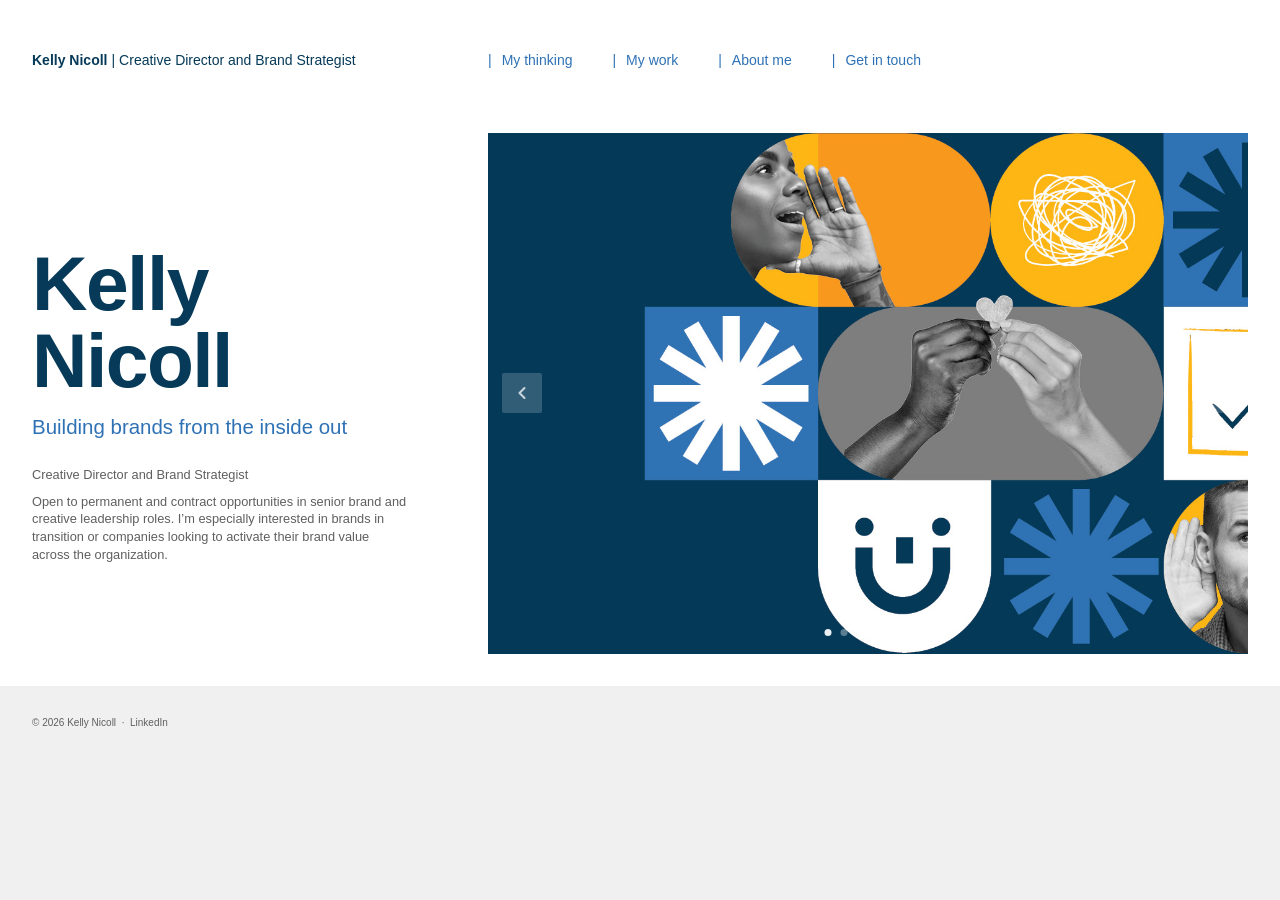
<file: index.html>
<!DOCTYPE html>
<html lang="en">
<head>
    <meta charset="UTF-8">
    <meta name="viewport" content="width=device-width, initial-scale=1.0">
    <meta name="description" content="Kelly Nicoll — Creative Director and Brand Strategist. Portfolio of brand strategy, creative direction and experience leadership work.">
    <meta property="og:title" content="Kelly Nicoll — Creative Director and Brand Strategist">
    <meta property="og:description" content="Portfolio of brand strategy, creative direction and experience leadership work.">
    <meta property="og:type" content="website">
    <meta property="og:image" content="https://www.kellynicoll.ca/assets/sharing/kcn-portfolio-sharing.jpg">
    <meta property="og:image:width" content="1200">
    <meta property="og:image:height" content="630">
    <meta name="twitter:card" content="summary_large_image">
    <meta name="twitter:image" content="https://www.kellynicoll.ca/assets/sharing/kcn-portfolio-sharing.jpg">
    <meta property="og:url" content="https://kellynicoll.ca">
    <title>Kelly Nicoll | Creative Director and Brand Strategist</title>
    <link rel="icon" type="image/svg+xml" href="assets/icons/favicon.svg">
    <link rel="stylesheet" href="css/styles.css?v=37">
</head>
<body>

    <a href="#main-content" class="skip-link">Skip to main content</a>

    <nav class="site-nav" aria-label="Main navigation">
        <a href="/" class="nav-identity" aria-label="Kelly Nicoll — home" aria-current="page">
            <span class="nav-name">Kelly Nicoll</span><span class="nav-sep" aria-hidden="true"> | </span><span class="nav-descriptor">Creative Director and Brand Strategist</span>
        </a>
        <button type="button" class="nav-toggle" aria-expanded="false" aria-controls="navLinks" aria-label="Open navigation menu">
            <svg class="icon-menu" aria-hidden="true" focusable="false" viewBox="0 0 24 24" width="22" height="22">
                <line x1="3" y1="6"  x2="21" y2="6"  stroke="currentColor" stroke-width="2" stroke-linecap="round"/>
                <line x1="3" y1="12" x2="21" y2="12" stroke="currentColor" stroke-width="2" stroke-linecap="round"/>
                <line x1="3" y1="18" x2="21" y2="18" stroke="currentColor" stroke-width="2" stroke-linecap="round"/>
            </svg>
            <svg class="icon-close" aria-hidden="true" focusable="false" viewBox="0 0 24 24" width="22" height="22">
                <line x1="4" y1="4"  x2="20" y2="20" stroke="currentColor" stroke-width="2" stroke-linecap="round"/>
                <line x1="20" y1="4" x2="4"  y2="20" stroke="currentColor" stroke-width="2" stroke-linecap="round"/>
            </svg>
        </button>
        <ul class="nav-links" id="navLinks" role="list">
            <li>
                <span class="nav-pipe" aria-hidden="true">|</span>
                <a href="thinking/brand-excitement.html">My thinking</a>
            </li>
            <li class="has-dropdown">
                <span class="nav-pipe" aria-hidden="true">|</span>
                <a href="#">My work</a>
                <ul class="nav-dropdown" role="list">
                    <li><a href="work/partners-conference.html">Internal Event Design &amp; Cultural Inclusion</a></li>
                    <li><a href="work/office-refresh.html">Environmental Branding</a></li>
                    <li><a href="work/trust-roadmap.html">Brand Impact Communications</a></li>
                    <li><a href="work/consumer-insights.html">Integrated Campaign</a></li>
                    <li><a href="work/camp-pwc.html">External Event &amp; Experience Design</a></li>
                </ul>
            </li>
            <li>
                <span class="nav-pipe" aria-hidden="true">|</span>
                <a href="about.html">About me</a>
            </li>
            <li>
                <span class="nav-pipe" aria-hidden="true">|</span>
                <a href="contact.html">Get in touch</a>
            </li>
        </ul>
    </nav>

    <main id="main-content">
        <section class="hero" aria-label="Introduction">

            <div class="hero-left">
                <h1 class="hero-name">Kelly<br>Nicoll</h1>
                <p class="hero-tagline">Building brands from the inside out</p>
                <div>
                    <p class="hero-title">Creative Director and Brand Strategist</p>
                    <p class="hero-availability">Open to permanent and contract opportunities in senior brand and creative leadership roles. I&#8217;m especially interested in brands in transition or companies looking to activate their brand value across the organization.</p>
                </div>
            </div>

            <div class="hero-right">
                <div class="carousel" id="carousel" role="region" aria-label="Work portfolio" aria-roledescription="carousel">

                    <div class="carousel-track" id="carouselTrack">

                        <article class="carousel-slide is-active" aria-roledescription="slide" aria-label="Slide 1 of 6: Brand Excitement">
                            <a href="thinking/brand-excitement.html" class="slide-link">
                                <img src="assets/homepage-carousel-images/kcn-portfolio-homepage-carousel-brand-excitement.jpg"
                                     alt="Brand Excitement — original thought leadership framework on building brand pride across an organisation"
                                     loading="eager">
                                <div class="slide-overlay" aria-hidden="true">
                                    <span class="slide-category">Thought Leadership</span>
                                    <h2 class="slide-title">Brand Excitement</h2>
                                    <p class="slide-role">Original framework, published April 2026</p>
                                    <p class="slide-teaser">Four inputs that turn an entire organization into brand champions—my positive and proactive approach to brand building that positions compliance as an outcome vs a method.</p>
                                </div>
                            </a>
                        </article>

                        <article class="carousel-slide" aria-hidden="true" aria-roledescription="slide" aria-label="Slide 2 of 6: Partners' Conference">
                            <a href="work/partners-conference.html" class="slide-link" tabindex="-1">
                                <img src="assets/homepage-carousel-images/kcn-portfolio-homepage-carousel-partner-conference.jpg"
                                     alt="Partners Conference — unified brand across four venues, three days and 25+ touchpoints for a 1,000-person national conference"
                                     loading="lazy">
                                <div class="slide-overlay" aria-hidden="true">
                                    <span class="slide-category">Internal Event Design &amp; Cultural Inclusion</span>
                                    <h2 class="slide-title">Partners’ Conference</h2>
                                    <p class="slide-role">Immersive 1,000 person national conference, community-led cultural engagement</p>
                                    <p class="slide-teaser">Creating a unified brand experience across four venues, three days and 25+ touchpoints—while also setting an organizational standard for authentic Indigenous partnership.</p>
                                </div>
                            </a>
                        </article>

                        <article class="carousel-slide" aria-hidden="true" aria-roledescription="slide" aria-label="Slide 3 of 6: National Office Transformation">
                            <a href="work/office-refresh.html" class="slide-link" tabindex="-1">
                                <img src="assets/homepage-carousel-images/kcn-portfolio-homepage-carousel-office-refresh.jpg"
                                     alt="Office Refresh — award-winning brand integration across three pilot offices that became the PwC Canada standard"
                                     loading="lazy">
                                <div class="slide-overlay" aria-hidden="true">
                                    <span class="slide-category">Environmental Branding</span>
                                    <h2 class="slide-title">National Office Transformation</h2>
                                    <p class="slide-role">Environmental Branding</p>
                                    <p class="slide-teaser">Keeping the brand voice clear and present across award-winning office space transformations—developing a sophisticated visual and physical brand language, as client-side lead on three pilot projects.</p>
                                </div>
                            </a>
                        </article>

                        <article class="carousel-slide" aria-hidden="true" aria-roledescription="slide" aria-label="Slide 4 of 6: Trust Roadmap">
                            <a href="work/trust-roadmap.html" class="slide-link" tabindex="-1">
                                <img src="assets/homepage-carousel-images/kcn-portfolio-homepage-carousel-trust.jpg"
                                     alt="Trust Roadmap — multi-year accountability program brought in-house with 50% faster delivery by year three"
                                     loading="lazy">
                                <div class="slide-overlay" aria-hidden="true">
                                    <span class="slide-category">Brand Impact Communications</span>
                                    <h2 class="slide-title">Trust Roadmap</h2>
                                    <p class="slide-role">Brand Impact Communications</p>
                                    <p class="slide-teaser">Delivering better brand compliance, better accessibility and 50% faster delivery by year three through creative in-sourcing—while delivering first-in-class corporate responsibility transparency and reporting.</p>
                                </div>
                            </a>
                        </article>

                        <article class="carousel-slide" aria-hidden="true" aria-roledescription="slide" aria-label="Slide 5 of 6: Consumer Insights">
                            <a href="work/consumer-insights.html" class="slide-link" tabindex="-1">
                                <img src="assets/homepage-carousel-images/kcn-portfolio-homepage-carousel-consumer-insights.jpg"
                                     alt="Consumer Insights — thought leadership campaign delivered across six channels, two languages and full accessibility compliance"
                                     loading="lazy">
                                <div class="slide-overlay" aria-hidden="true">
                                    <span class="slide-category">Integrated Campaign</span>
                                    <h2 class="slide-title">Consumer Insights</h2>
                                    <p class="slide-role">Integrated Campaign</p>
                                    <p class="slide-teaser">Taking a thought leadership campaign from brief to delivery across six channels, two languages and full accessibility compliance—earning alignment from channel specialists, subject matter experts and practice leaders at every stage.</p>
                                </div>
                            </a>
                        </article>

                        <article class="carousel-slide" aria-hidden="true" aria-roledescription="slide" aria-label="Slide 6 of 6: Camp PwC">
                            <a href="work/camp-pwc.html" class="slide-link" tabindex="-1">
                                <img src="assets/homepage-carousel-images/kcn-portfolio-homepage-carousel-camp-pwc.jpg"
                                     alt="Camp PwC — dual-brand senior executive event delivered with zero revisions from either brand team"
                                     loading="lazy">
                                <div class="slide-overlay" aria-hidden="true">
                                    <span class="slide-category">External Event &amp; Experience Design</span>
                                    <h2 class="slide-title">Camp PwC</h2>
                                    <p class="slide-role">External Event &amp; Experience Design</p>
                                    <p class="slide-teaser">Transforming a glass box event space into a nostalgic camp experience for senior executives—solo creative from concept through delivery, while meeting dual firm brand compliance standards with zero revision requests.</p>
                                </div>
                            </a>
                        </article>

                    </div><!-- /.carousel-track -->

                    <button type="button" class="carousel-btn carousel-prev" id="carouselPrev" aria-label="Previous slide">
                        <svg aria-hidden="true" focusable="false" viewBox="0 0 24 24" width="20" height="20">
                            <polyline points="15 18 9 12 15 6" stroke="currentColor" stroke-width="2.5" fill="none" stroke-linecap="round" stroke-linejoin="round"/>
                        </svg>
                    </button>
                    <button type="button" class="carousel-btn carousel-next" id="carouselNext" aria-label="Next slide">
                        <svg aria-hidden="true" focusable="false" viewBox="0 0 24 24" width="20" height="20">
                            <polyline points="9 18 15 12 9 6" stroke="currentColor" stroke-width="2.5" fill="none" stroke-linecap="round" stroke-linejoin="round"/>
                        </svg>
                    </button>

                    <div class="carousel-dots" role="tablist" aria-label="Carousel slides">
                        <button type="button" class="carousel-dot" role="tab" aria-selected="true"  aria-label="Slide 1: Brand Excitement"     data-index="0"></button>
                        <button type="button" class="carousel-dot" role="tab" aria-selected="false" aria-label="Slide 2: Partners' Conference"  data-index="1"></button>
                        <button type="button" class="carousel-dot" role="tab" aria-selected="false" aria-label="Slide 3: National Office Transformation"       data-index="2"></button>
                        <button type="button" class="carousel-dot" role="tab" aria-selected="false" aria-label="Slide 4: Trust Roadmap"        data-index="3"></button>
                        <button type="button" class="carousel-dot" role="tab" aria-selected="false" aria-label="Slide 5: Consumer Insights"    data-index="4"></button>
                        <button type="button" class="carousel-dot" role="tab" aria-selected="false" aria-label="Slide 6: Camp PwC"             data-index="5"></button>
                    </div>

                    <div class="sr-only" id="carouselLive" aria-live="polite" aria-atomic="true"></div>

                </div><!-- /.carousel -->
            </div><!-- /.hero-right -->

        </section>
    </main>

    <footer class="site-footer" role="contentinfo">
        <p>© 2026 Kelly Nicoll &nbsp;·&nbsp; <a href="https://www.linkedin.com/in/kellynicoll" target="_blank" rel="noopener noreferrer">LinkedIn</a></p>
    </footer>

    <script src="js/carousel.js?v=3"></script>
    <script src="js/nav.js?v=1"></script>
</body>
</html>
</file>
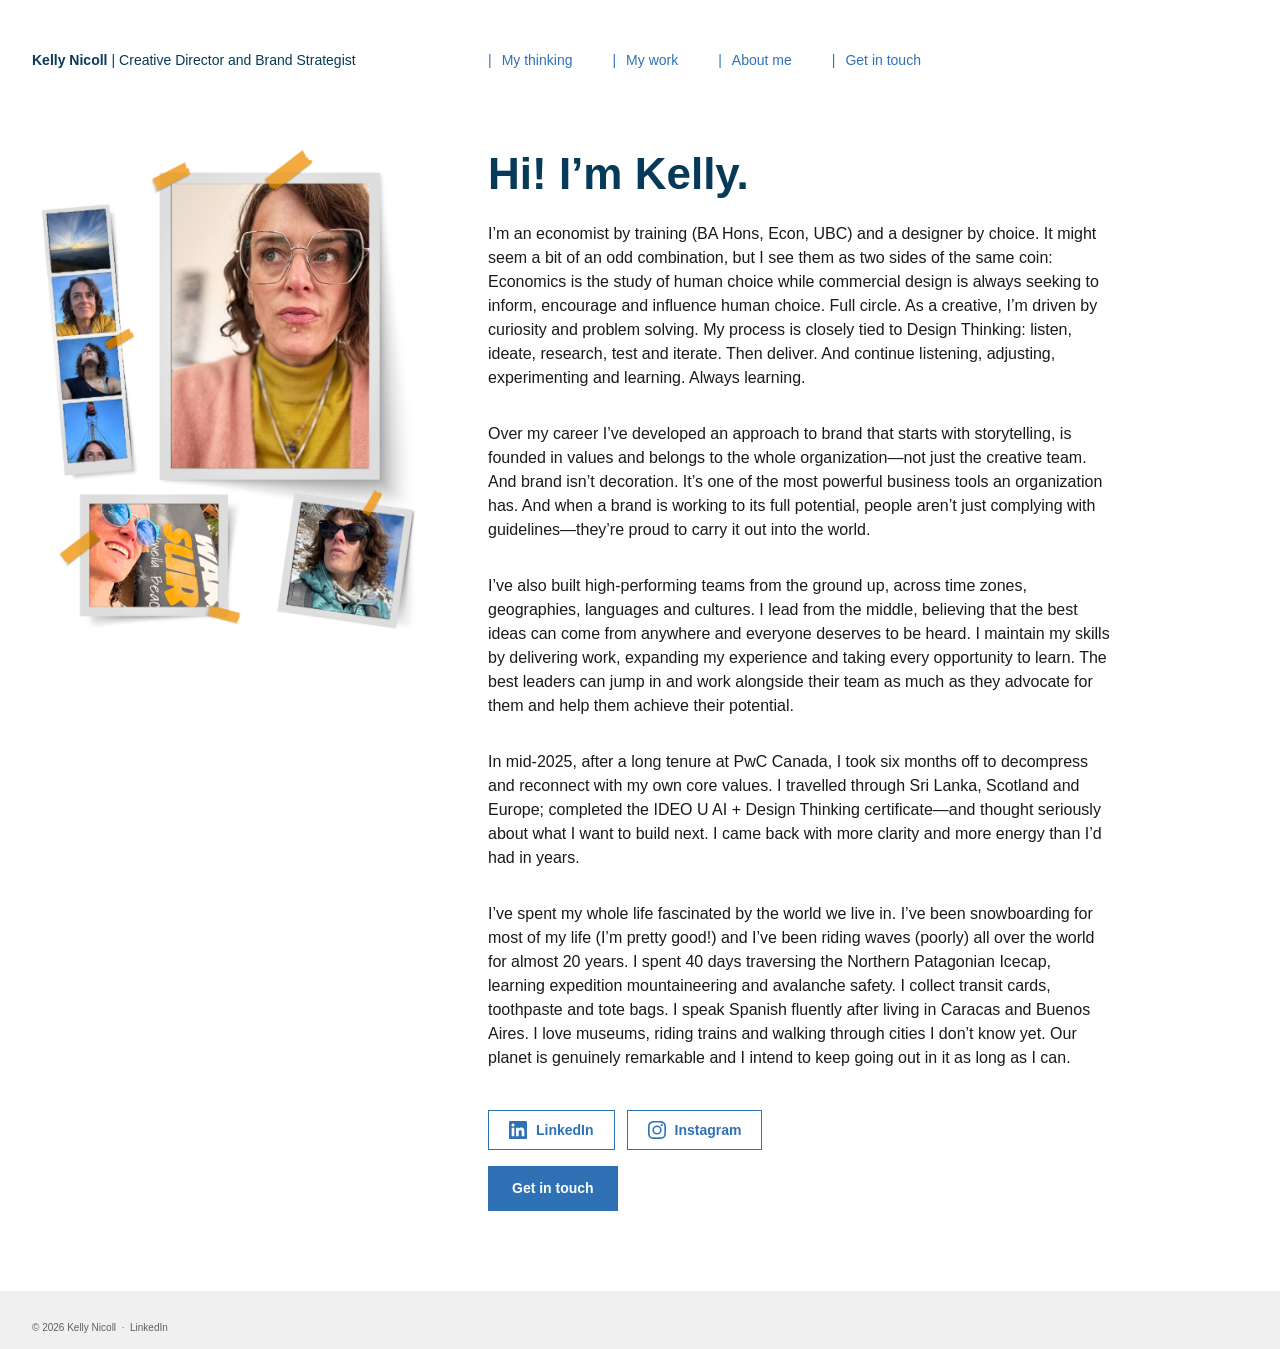
<file: about.html>
<!DOCTYPE html>
<html lang="en">
<head>
    <meta charset="UTF-8">
    <meta name="viewport" content="width=device-width, initial-scale=1.0">
    <meta name="description" content="About Kelly Nicoll — Creative Director and Brand Strategist. Economist by training, designer by choice.">
    <meta property="og:title" content="About me | Kelly Nicoll">
    <meta property="og:description" content="Creative Director and Brand Strategist. Economist by training, designer by choice.">
    <meta property="og:type" content="profile">
    <meta property="og:image" content="https://www.kellynicoll.ca/assets/sharing/kcn-portfolio-sharing.jpg">
    <meta property="og:image:width" content="1200">
    <meta property="og:image:height" content="630">
    <meta name="twitter:card" content="summary_large_image">
    <meta name="twitter:image" content="https://www.kellynicoll.ca/assets/sharing/kcn-portfolio-sharing.jpg">
    <title>About me | Kelly Nicoll</title>
    <link rel="icon" type="image/svg+xml" href="assets/icons/favicon.svg">
    <link rel="stylesheet" href="css/styles.css?v=37">
    <link rel="stylesheet" href="css/case-study.css?v=84">
    <link rel="stylesheet" href="css/about.css?v=2">
</head>
<body>

    <a href="#main-content" class="skip-link">Skip to main content</a>

    <nav class="site-nav" aria-label="Main navigation">
        <a href="index.html" class="nav-identity" aria-label="Kelly Nicoll — home">
            <span class="nav-name">Kelly Nicoll</span><span class="nav-sep" aria-hidden="true"> | </span><span class="nav-descriptor">Creative Director and Brand Strategist</span>
        </a>
        <button type="button" class="nav-toggle" aria-expanded="false" aria-controls="navLinks" aria-label="Open navigation menu">
            <svg class="icon-menu" aria-hidden="true" focusable="false" viewBox="0 0 24 24" width="22" height="22">
                <line x1="3" y1="6"  x2="21" y2="6"  stroke="currentColor" stroke-width="2" stroke-linecap="round"/>
                <line x1="3" y1="12" x2="21" y2="12" stroke="currentColor" stroke-width="2" stroke-linecap="round"/>
                <line x1="3" y1="18" x2="21" y2="18" stroke="currentColor" stroke-width="2" stroke-linecap="round"/>
            </svg>
            <svg class="icon-close" aria-hidden="true" focusable="false" viewBox="0 0 24 24" width="22" height="22">
                <line x1="4" y1="4"  x2="20" y2="20" stroke="currentColor" stroke-width="2" stroke-linecap="round"/>
                <line x1="20" y1="4" x2="4"  y2="20" stroke="currentColor" stroke-width="2" stroke-linecap="round"/>
            </svg>
        </button>
        <ul class="nav-links" id="navLinks" role="list">
            <li>
                <span class="nav-pipe" aria-hidden="true">|</span>
                <a href="thinking/brand-excitement.html">My thinking</a>
            </li>
            <li class="has-dropdown">
                <span class="nav-pipe" aria-hidden="true">|</span>
                <a href="#">My work</a>
                <ul class="nav-dropdown" role="list">
                    <li><a href="work/partners-conference.html">Internal Event Design &amp; Cultural Inclusion</a></li>
                    <li><a href="work/office-refresh.html">Environmental Branding</a></li>
                    <li><a href="work/trust-roadmap.html">Brand Impact Communications</a></li>
                    <li><a href="work/consumer-insights.html">Integrated Campaign</a></li>
                    <li><a href="work/camp-pwc.html">External Event &amp; Experience Design</a></li>
                </ul>
            </li>
            <li>
                <span class="nav-pipe" aria-hidden="true">|</span>
                <a href="about.html" aria-current="page">About me</a>
            </li>
            <li>
                <span class="nav-pipe" aria-hidden="true">|</span>
                <a href="contact.html">Get in touch</a>
            </li>
        </ul>
    </nav>

    <main class="about-main" id="main-content">

        <section class="cs-grid about-section" aria-labelledby="about-heading">

            <!-- ── Left column: headshot ── -->
            <div class="cs-left about-img-col">
                <div class="about-img-wrap">
                    <picture>
                        <source media="(max-width: 960px)" srcset="assets/about-me/kcn-portfolio-about-me-headshot-horizontal.jpg">
                        <img src="assets/about-me/kcn-portfolio-about-me-headshot-vertical.jpg"
                             alt="Kelly Nicoll — Senior Creative, Brand and Experience Leader"
                             width="1833" height="2292" loading="eager">
                    </picture>
                </div>
            </div>

            <!-- ── Right column: bio + links ── -->
            <div class="cs-right about-content">

                <h1 class="about-h1" id="about-heading">Hi! I&#8217;m Kelly.</h1>
                <p class="about-body">I&#8217;m an economist by training (BA Hons, Econ, UBC) and a designer by choice. It might seem a bit of an odd combination, but I see them as two sides of the same coin: Economics is the study of human choice while commercial design is always seeking to inform, encourage and influence human choice. Full circle. As a creative, I&#8217;m driven by curiosity and problem solving. My process is closely tied to Design Thinking: listen, ideate, research, test and iterate. Then deliver. And continue listening, adjusting, experimenting and learning. Always learning.</p>

                <p class="about-body">Over my career I&#8217;ve developed an approach to brand that starts with storytelling, is founded in values and belongs to the whole organization&#8212;not just the creative team. And brand isn&#8217;t decoration. It&#8217;s one of the most powerful business tools an organization has. And when a brand is working to its full potential, people aren&#8217;t just complying with guidelines&#8212;they&#8217;re proud to carry it out into the world.</p>

                <p class="about-body">I&#8217;ve also built high-performing teams from the ground up, across time zones, geographies, languages and cultures. I lead from the middle, believing that the best ideas can come from anywhere and everyone deserves to be heard. I maintain my skills by delivering work, expanding my experience and taking every opportunity to learn. The best leaders can jump in and work alongside their team as much as they advocate for them and help them achieve their potential.</p>

                <p class="about-body">In mid-2025, after a long tenure at PwC Canada, I took six months off to decompress and reconnect with my own core values. I travelled through Sri Lanka, Scotland and Europe; completed the IDEO U AI&#160;+&#160;Design Thinking certificate&#8212;and thought seriously about what I want to build next. I came back with more clarity and more energy than I&#8217;d had in years.</p>

                <p class="about-body">I&#8217;ve spent my whole life fascinated by the world we live in. I&#8217;ve been snowboarding for most of my life (I&#8217;m pretty good!) and I&#8217;ve been riding waves (poorly) all over the world for almost 20 years. I spent 40 days traversing the Northern Patagonian Icecap, learning expedition mountaineering and avalanche safety. I collect transit cards, toothpaste and tote bags. I speak Spanish fluently after living in Caracas and Buenos Aires. I love museums, riding trains and walking through cities I don&#8217;t know yet. Our planet is genuinely remarkable and I intend to keep going out in it as long as I can.</p>

                <!-- Social links -->
                <div class="about-social-links" role="list">
                    <a class="about-social-btn" href="https://www.linkedin.com/in/kellynicoll" target="_blank" rel="noopener noreferrer" role="listitem">
                        <!-- LinkedIn icon -->
                        <svg aria-hidden="true" focusable="false" width="18" height="18" viewBox="0 0 24 24" fill="currentColor">
                            <path d="M20.447 20.452h-3.554v-5.569c0-1.328-.027-3.037-1.852-3.037-1.853 0-2.136 1.445-2.136 2.939v5.667H9.351V9h3.414v1.561h.046c.477-.9 1.637-1.85 3.37-1.85 3.601 0 4.267 2.37 4.267 5.455v6.286zM5.337 7.433a2.062 2.062 0 0 1-2.063-2.065 2.064 2.064 0 1 1 2.063 2.065zm1.782 13.019H3.555V9h3.564v11.452zM22.225 0H1.771C.792 0 0 .774 0 1.729v20.542C0 23.227.792 24 1.771 24h20.451C23.2 24 24 23.227 24 22.271V1.729C24 .774 23.2 0 22.222 0h.003z"/>
                        </svg>
                        <span>LinkedIn</span>
                    </a>
                    <a class="about-social-btn" href="https://www.instagram.com/kandyjaxx" target="_blank" rel="noopener noreferrer" role="listitem">
                        <!-- Instagram icon -->
                        <svg aria-hidden="true" focusable="false" width="18" height="18" viewBox="0 0 24 24" fill="currentColor">
                            <path d="M12 2.163c3.204 0 3.584.012 4.85.07 3.252.148 4.771 1.691 4.919 4.919.058 1.265.069 1.645.069 4.849 0 3.205-.012 3.584-.069 4.849-.149 3.225-1.664 4.771-4.919 4.919-1.266.058-1.644.07-4.85.07-3.204 0-3.584-.012-4.849-.07-3.26-.149-4.771-1.699-4.919-4.92-.058-1.265-.07-1.644-.07-4.849 0-3.204.013-3.583.07-4.849.149-3.227 1.664-4.771 4.919-4.919 1.266-.057 1.645-.069 4.849-.069zM12 0C8.741 0 8.333.014 7.053.072 2.695.272.273 2.69.073 7.052.014 8.333 0 8.741 0 12c0 3.259.014 3.668.072 4.948.2 4.358 2.618 6.78 6.98 6.98C8.333 23.986 8.741 24 12 24c3.259 0 3.668-.014 4.948-.072 4.354-.2 6.782-2.618 6.979-6.98.059-1.28.073-1.689.073-4.948 0-3.259-.014-3.667-.072-4.947-.196-4.354-2.617-6.78-6.979-6.98C15.668.014 15.259 0 12 0zm0 5.838a6.162 6.162 0 1 0 0 12.324 6.162 6.162 0 0 0 0-12.324zM12 16a4 4 0 1 1 0-8 4 4 0 0 1 0 8zm6.406-11.845a1.44 1.44 0 1 0 0 2.881 1.44 1.44 0 0 0 0-2.881z"/>
                        </svg>
                        <span>Instagram</span>
                    </a>
                </div>

                <!-- CTA -->
                <a href="contact.html" class="cs-cta about-cta">Get in touch</a>

            </div><!-- /.about-content -->

        </section>

    </main>

    <footer class="site-footer" role="contentinfo">
        <p>&#169; 2026 Kelly Nicoll &nbsp;&#183;&nbsp; <a href="https://www.linkedin.com/in/kellynicoll" target="_blank" rel="noopener noreferrer">LinkedIn</a></p>
    </footer>

    <script src="js/nav.js?v=1"></script>

</body>
</html>
</file>
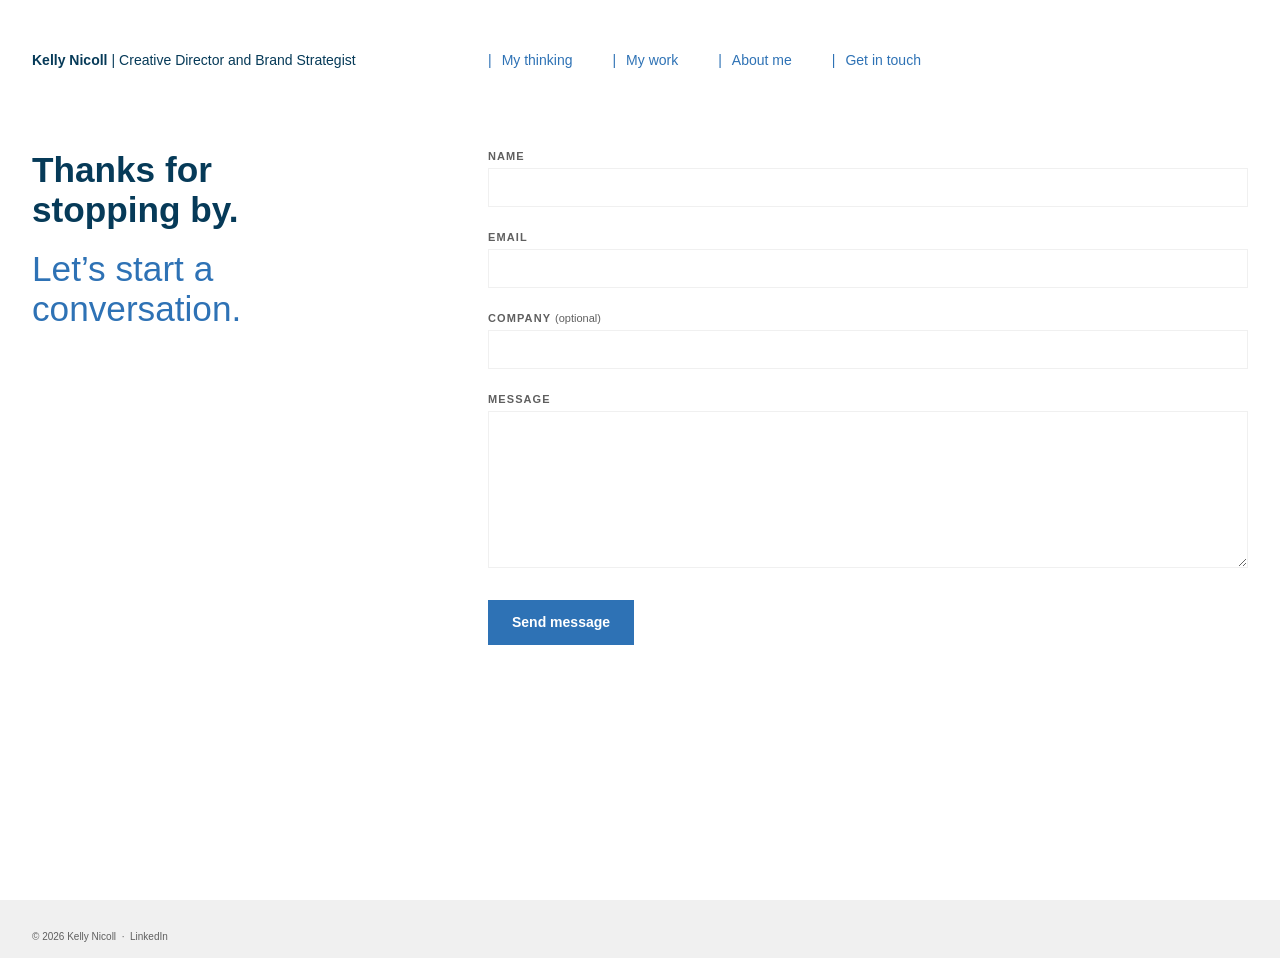
<file: contact.html>
<!DOCTYPE html>
<html lang="en">
<head>
    <meta charset="UTF-8">
    <meta name="viewport" content="width=device-width, initial-scale=1.0">
    <meta name="description" content="Get in touch with Kelly Nicoll — Senior Creative, Brand and Experience Leader.">
    <meta property="og:title" content="Get in touch | Kelly Nicoll">
    <meta property="og:description" content="Senior Creative, Brand and Experience Leader. Let's continue the conversation.">
    <meta property="og:type" content="website">
    <meta property="og:image" content="https://www.kellynicoll.ca/assets/sharing/kcn-portfolio-sharing.jpg">
    <meta property="og:image:width" content="1200">
    <meta property="og:image:height" content="630">
    <meta name="twitter:card" content="summary_large_image">
    <meta name="twitter:image" content="https://www.kellynicoll.ca/assets/sharing/kcn-portfolio-sharing.jpg">
    <title>Get in touch | Kelly Nicoll</title>
    <link rel="icon" type="image/svg+xml" href="assets/icons/favicon.svg">
    <link rel="stylesheet" href="css/styles.css?v=37">
    <link rel="stylesheet" href="css/case-study.css?v=84">
    <link rel="stylesheet" href="css/contact.css?v=2">
</head>
<body>

    <a href="#main-content" class="skip-link">Skip to main content</a>

    <nav class="site-nav" aria-label="Main navigation">
        <a href="index.html" class="nav-identity" aria-label="Kelly Nicoll — home">
            <span class="nav-name">Kelly Nicoll</span><span class="nav-sep" aria-hidden="true"> | </span><span class="nav-descriptor">Creative Director and Brand Strategist</span>
        </a>
        <button type="button" class="nav-toggle" aria-expanded="false" aria-controls="navLinks" aria-label="Open navigation menu">
            <svg class="icon-menu" aria-hidden="true" focusable="false" viewBox="0 0 24 24" width="22" height="22">
                <line x1="3" y1="6"  x2="21" y2="6"  stroke="currentColor" stroke-width="2" stroke-linecap="round"/>
                <line x1="3" y1="12" x2="21" y2="12" stroke="currentColor" stroke-width="2" stroke-linecap="round"/>
                <line x1="3" y1="18" x2="21" y2="18" stroke="currentColor" stroke-width="2" stroke-linecap="round"/>
            </svg>
            <svg class="icon-close" aria-hidden="true" focusable="false" viewBox="0 0 24 24" width="22" height="22">
                <line x1="4" y1="4"  x2="20" y2="20" stroke="currentColor" stroke-width="2" stroke-linecap="round"/>
                <line x1="20" y1="4" x2="4"  y2="20" stroke="currentColor" stroke-width="2" stroke-linecap="round"/>
            </svg>
        </button>
        <ul class="nav-links" id="navLinks" role="list">
            <li>
                <span class="nav-pipe" aria-hidden="true">|</span>
                <a href="thinking/brand-excitement.html">My thinking</a>
            </li>
            <li class="has-dropdown">
                <span class="nav-pipe" aria-hidden="true">|</span>
                <a href="#">My work</a>
                <ul class="nav-dropdown" role="list">
                    <li><a href="work/partners-conference.html">Internal Event Design &amp; Cultural Inclusion</a></li>
                    <li><a href="work/office-refresh.html">Environmental Branding</a></li>
                    <li><a href="work/trust-roadmap.html">Brand Impact Communications</a></li>
                    <li><a href="work/consumer-insights.html">Integrated Campaign</a></li>
                    <li><a href="work/camp-pwc.html">External Event &amp; Experience Design</a></li>
                </ul>
            </li>
            <li>
                <span class="nav-pipe" aria-hidden="true">|</span>
                <a href="about.html">About me</a>
            </li>
            <li>
                <span class="nav-pipe" aria-hidden="true">|</span>
                <a href="contact.html" aria-current="page">Get in touch</a>
            </li>
        </ul>
    </nav>

    <main class="contact-main" id="main-content">

        <section class="cs-grid contact-section" aria-labelledby="contact-heading">

            <!-- ── Left column: headline ── -->
            <div class="cs-left contact-intro-col">
                <h1 class="contact-h1" id="contact-heading">
                    Thanks for<br>stopping by.<br>
                    <span class="contact-h1-sub">Let&#8217;s start a<br>conversation.</span>
                </h1>
            </div>

            <!-- ── Right column: form ── -->
            <div class="cs-right contact-form-col">

                <form
                    action="https://formspree.io/f/xjgzaaya"
                    method="POST"
                    class="contact-form"
                    novalidate
                >
                    <input type="hidden" name="_subject" value="New message from your portfolio">
                    <input type="hidden" name="_next" value="thanks.html">

                    <div class="contact-field">
                        <label class="contact-label" for="name">Name</label>
                        <input
                            class="contact-input"
                            type="text"
                            id="name"
                            name="name"
                            autocomplete="name"
                            required
                        >
                    </div>

                    <div class="contact-field">
                        <label class="contact-label" for="email">Email</label>
                        <input
                            class="contact-input"
                            type="email"
                            id="email"
                            name="email"
                            autocomplete="email"
                            required
                        >
                    </div>

                    <div class="contact-field">
                        <label class="contact-label" for="company">
                            Company <span class="contact-optional">(optional)</span>
                        </label>
                        <input
                            class="contact-input"
                            type="text"
                            id="company"
                            name="company"
                            autocomplete="organization"
                        >
                    </div>

                    <div class="contact-field">
                        <label class="contact-label" for="message">Message</label>
                        <textarea
                            class="contact-input contact-textarea"
                            id="message"
                            name="message"
                            rows="6"
                            required
                        ></textarea>
                    </div>

                    <button type="submit" class="cs-cta contact-submit">Send message</button>

                </form>

            </div><!-- /.contact-form-col -->

        </section>

    </main>

    <footer class="site-footer" role="contentinfo">
        <p>&#169; 2026 Kelly Nicoll &nbsp;&#183;&nbsp; <a href="https://www.linkedin.com/in/kellynicoll" target="_blank" rel="noopener noreferrer">LinkedIn</a></p>
    </footer>

    <script src="js/nav.js?v=1"></script>

</body>
</html>
</file>
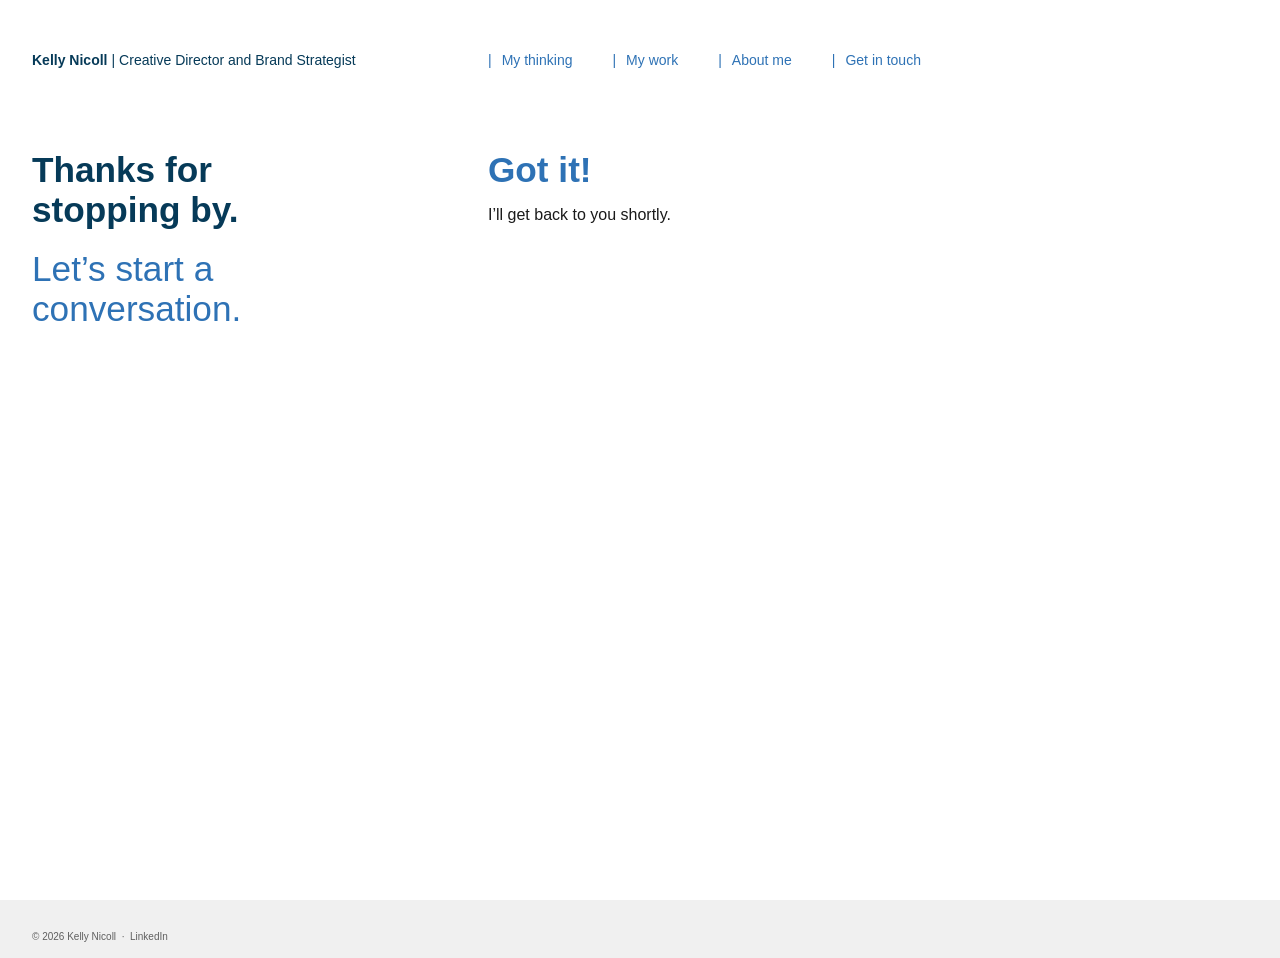
<file: thanks.html>
<!DOCTYPE html>
<html lang="en">
<head>
    <meta charset="UTF-8">
    <meta name="viewport" content="width=device-width, initial-scale=1.0">
    <meta name="description" content="Thanks for getting in touch with Kelly Nicoll.">
    <meta property="og:title" content="Thanks! | Kelly Nicoll">
    <meta property="og:description" content="Thanks for getting in touch. I'll get back to you shortly.">
    <meta property="og:type" content="website">
    <meta property="og:image" content="https://www.kellynicoll.ca/assets/sharing/kcn-portfolio-sharing.jpg">
    <meta property="og:image:width" content="1200">
    <meta property="og:image:height" content="630">
    <meta name="twitter:card" content="summary_large_image">
    <meta name="twitter:image" content="https://www.kellynicoll.ca/assets/sharing/kcn-portfolio-sharing.jpg">
    <title>Thanks! | Kelly Nicoll</title>
    <link rel="icon" type="image/svg+xml" href="assets/icons/favicon.svg">
    <link rel="stylesheet" href="css/styles.css?v=37">
    <link rel="stylesheet" href="css/case-study.css?v=84">
    <link rel="stylesheet" href="css/contact.css?v=2">
</head>
<body>

    <a href="#main-content" class="skip-link">Skip to main content</a>

    <nav class="site-nav" aria-label="Main navigation">
        <a href="index.html" class="nav-identity" aria-label="Kelly Nicoll — home">
            <span class="nav-name">Kelly Nicoll</span><span class="nav-sep" aria-hidden="true"> | </span><span class="nav-descriptor">Creative Director and Brand Strategist</span>
        </a>
        <button type="button" class="nav-toggle" aria-expanded="false" aria-controls="navLinks" aria-label="Open navigation menu">
            <svg class="icon-menu" aria-hidden="true" focusable="false" viewBox="0 0 24 24" width="22" height="22">
                <line x1="3" y1="6"  x2="21" y2="6"  stroke="currentColor" stroke-width="2" stroke-linecap="round"/>
                <line x1="3" y1="12" x2="21" y2="12" stroke="currentColor" stroke-width="2" stroke-linecap="round"/>
                <line x1="3" y1="18" x2="21" y2="18" stroke="currentColor" stroke-width="2" stroke-linecap="round"/>
            </svg>
            <svg class="icon-close" aria-hidden="true" focusable="false" viewBox="0 0 24 24" width="22" height="22">
                <line x1="4" y1="4"  x2="20" y2="20" stroke="currentColor" stroke-width="2" stroke-linecap="round"/>
                <line x1="20" y1="4" x2="4"  y2="20" stroke="currentColor" stroke-width="2" stroke-linecap="round"/>
            </svg>
        </button>
        <ul class="nav-links" id="navLinks" role="list">
            <li>
                <span class="nav-pipe" aria-hidden="true">|</span>
                <a href="thinking/brand-excitement.html">My thinking</a>
            </li>
            <li class="has-dropdown">
                <span class="nav-pipe" aria-hidden="true">|</span>
                <a href="#">My work</a>
                <ul class="nav-dropdown" role="list">
                    <li><a href="work/partners-conference.html">Internal Event Design &amp; Cultural Inclusion</a></li>
                    <li><a href="work/office-refresh.html">Environmental Branding</a></li>
                    <li><a href="work/trust-roadmap.html">Brand Impact Communications</a></li>
                    <li><a href="work/consumer-insights.html">Integrated Campaign</a></li>
                    <li><a href="work/camp-pwc.html">External Event &amp; Experience Design</a></li>
                </ul>
            </li>
            <li>
                <span class="nav-pipe" aria-hidden="true">|</span>
                <a href="about.html">About me</a>
            </li>
            <li>
                <span class="nav-pipe" aria-hidden="true">|</span>
                <a href="contact.html">Get in touch</a>
            </li>
        </ul>
    </nav>

    <main class="contact-main" id="main-content">

        <section class="cs-grid contact-section" aria-labelledby="thanks-heading">

            <!-- ── Left column: headline ── -->
            <div class="cs-left contact-intro-col">
                <h1 class="contact-h1" id="thanks-heading">
                    Thanks for<br>stopping by.<br>
                    <span class="contact-h1-sub">Let&#8217;s start a<br>conversation.</span>
                </h1>
            </div>

            <!-- ── Right column: confirmation ── -->
            <div class="cs-right contact-form-col">
                <p class="contact-h1 contact-got-it">Got it!</p>
                <p class="about-body">I&#8217;ll get back to you shortly.</p>
            </div>

        </section>

    </main>

    <footer class="site-footer" role="contentinfo">
        <p>&#169; 2026 Kelly Nicoll &nbsp;&#183;&nbsp; <a href="https://www.linkedin.com/in/kellynicoll" target="_blank" rel="noopener noreferrer">LinkedIn</a></p>
    </footer>

    <script src="js/nav.js?v=1"></script>

</body>
</html>
</file>
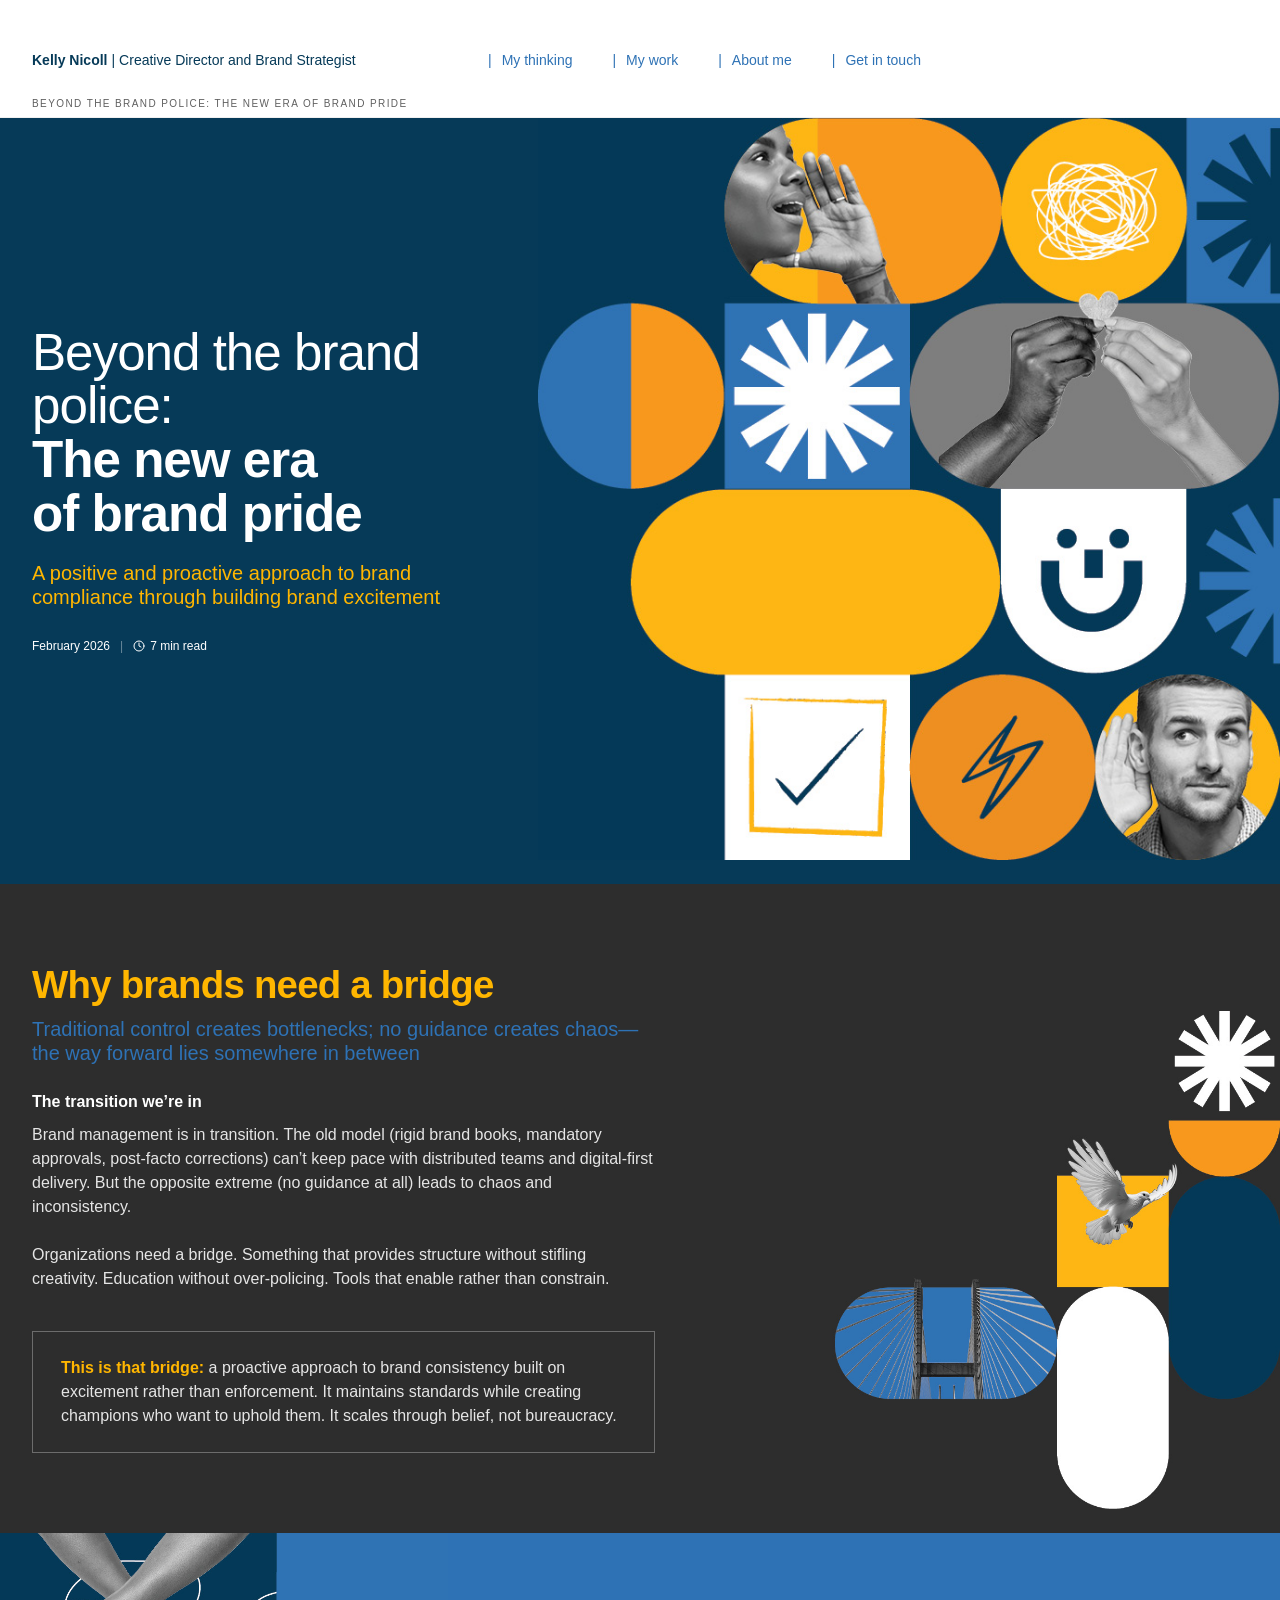
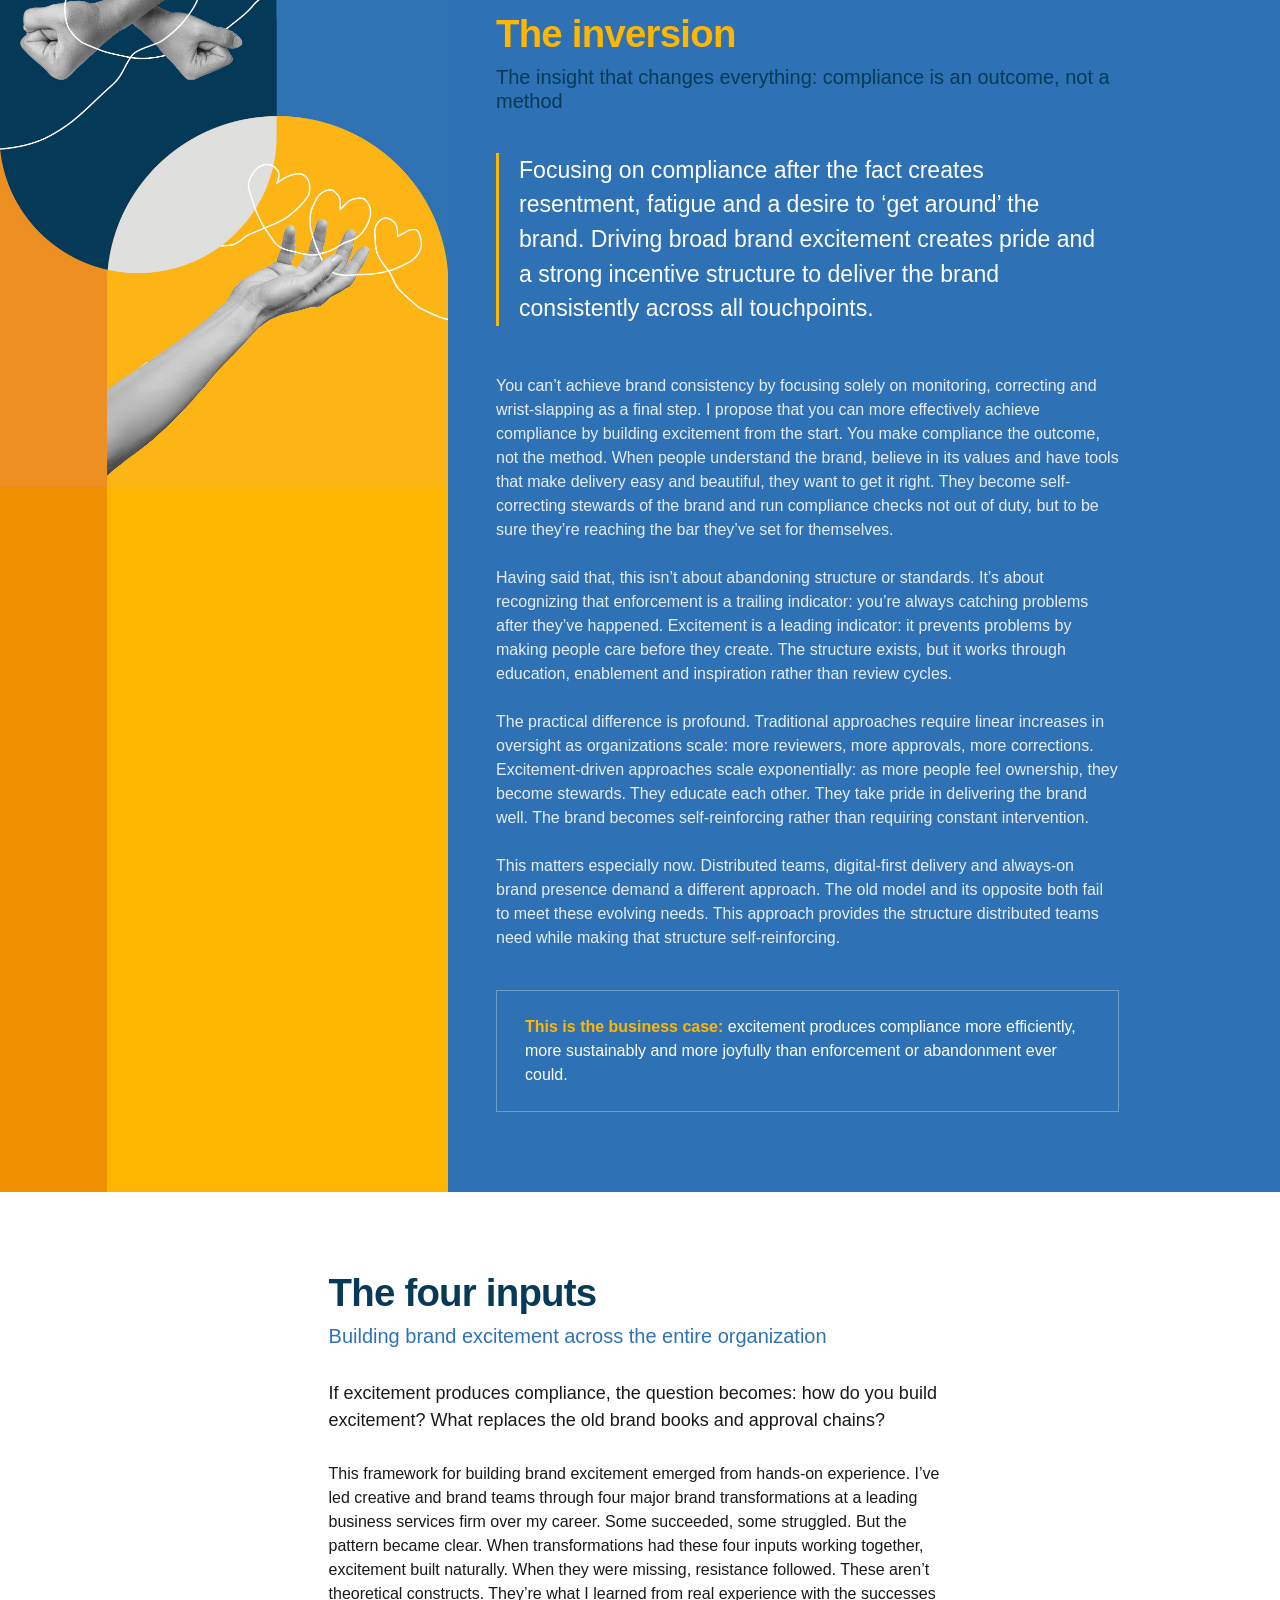
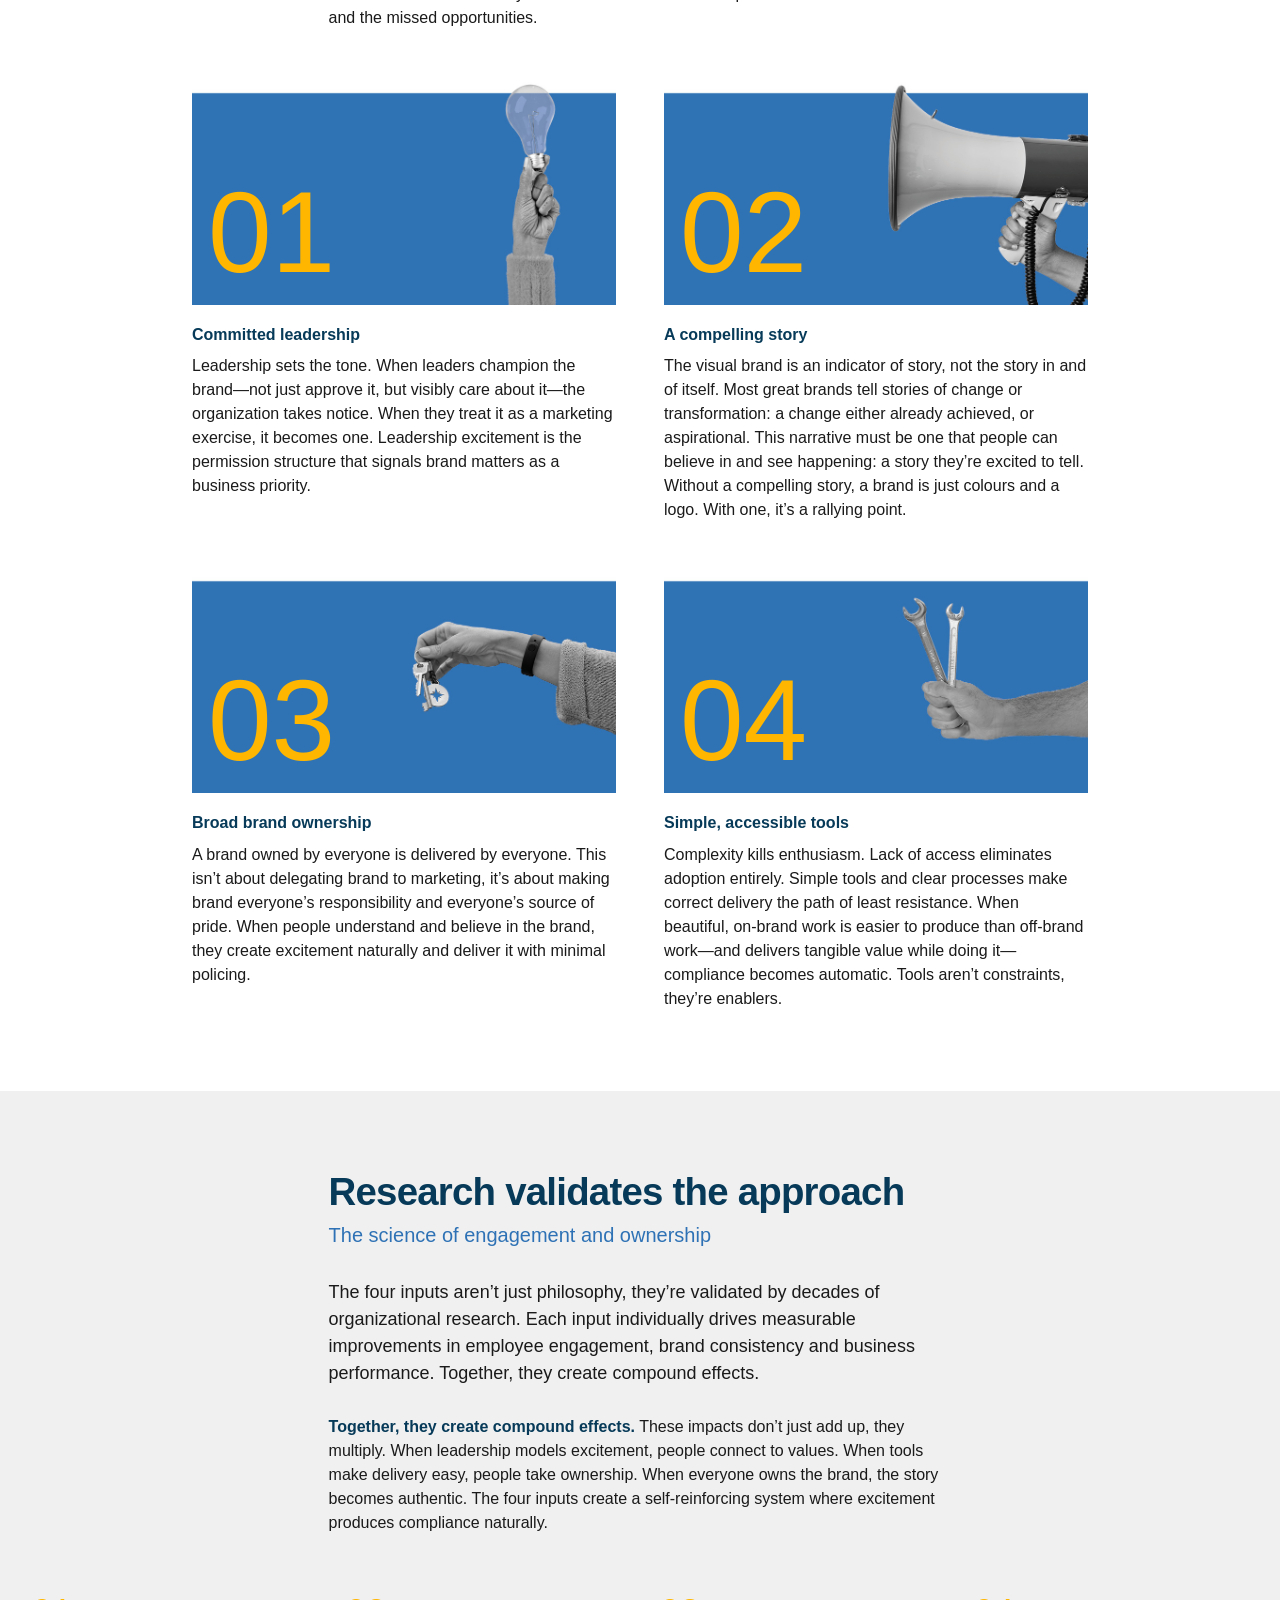
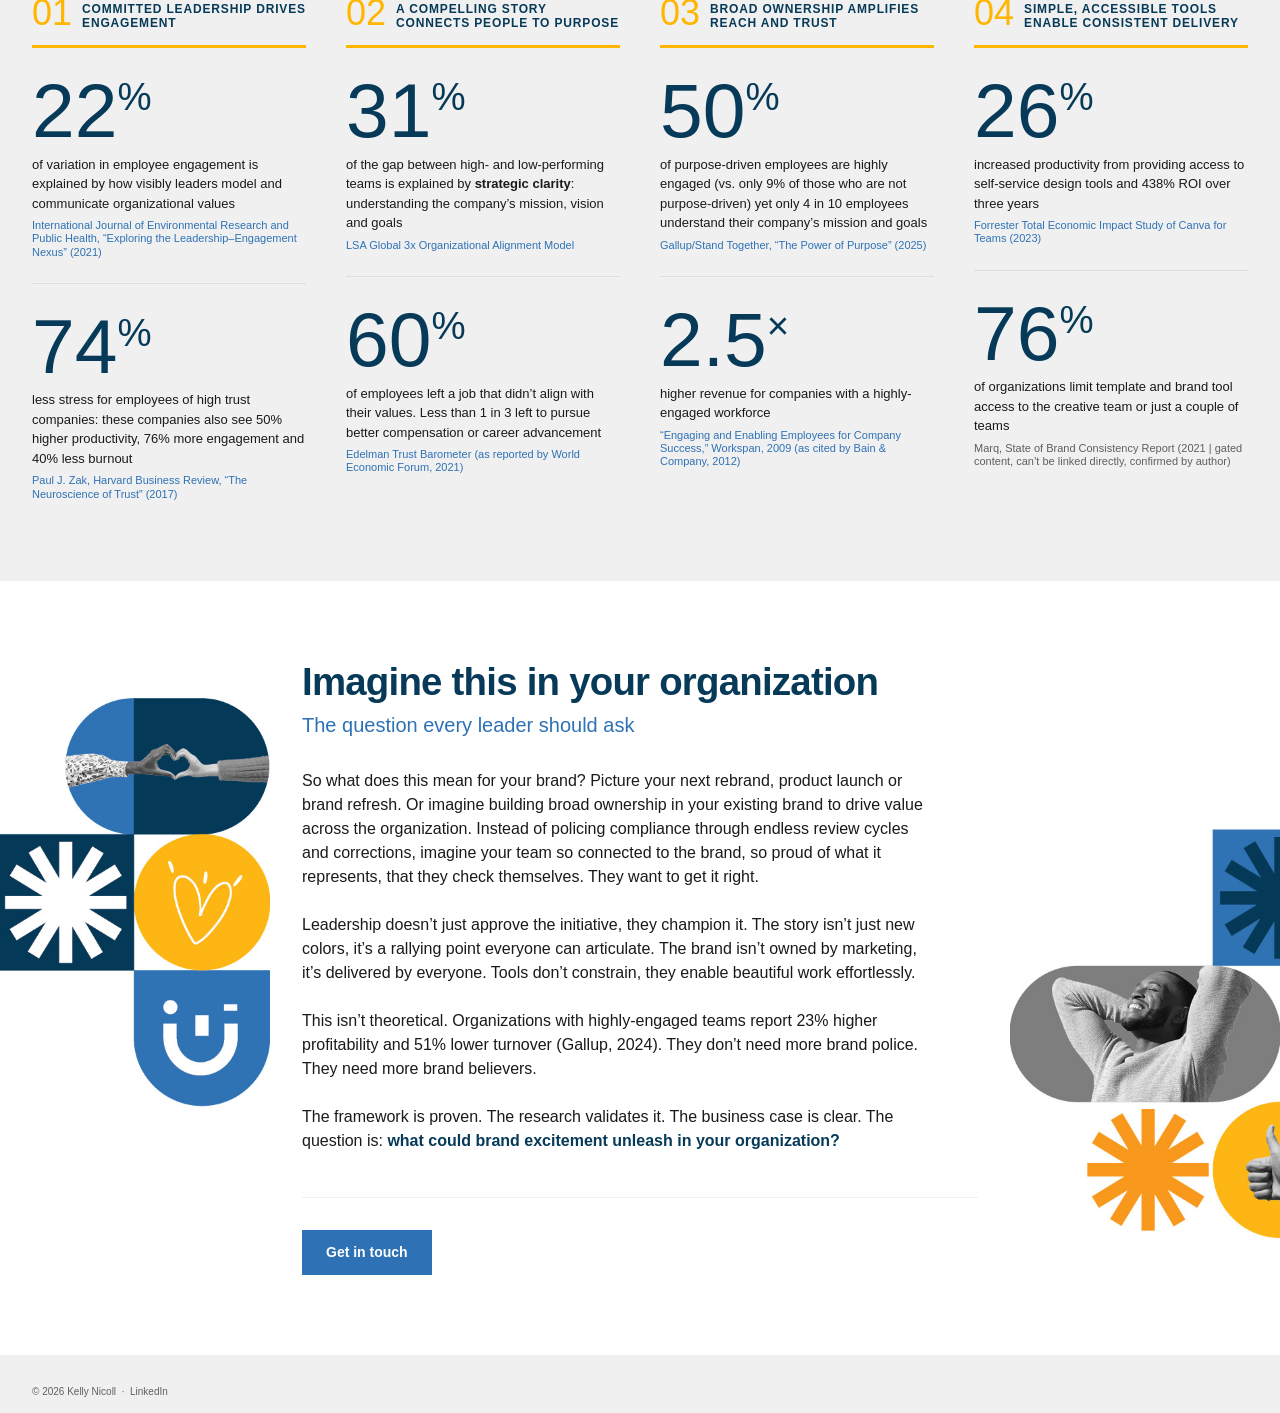
<file: thinking/brand-excitement.html>
<!DOCTYPE html>
<html lang="en">
<head>
    <meta charset="UTF-8">
    <meta name="viewport" content="width=device-width, initial-scale=1.0">
    <meta name="description" content="Beyond the brand police: The new era of brand pride &#8212; Kelly Nicoll&#8217;s framework for building brand excitement as a positive and proactive approach to brand compliance.">
    <meta property="og:title" content="Beyond the brand police: The new era of brand pride | Kelly Nicoll">
    <meta property="og:description" content="A positive and proactive approach to brand compliance through building brand excitement.">
    <meta property="og:type" content="article">
    <meta property="og:image" content="https://www.kellynicoll.ca/assets/sharing/kcn-portfolio-sharing.jpg">
    <meta property="og:image:width" content="1200">
    <meta property="og:image:height" content="630">
    <meta name="twitter:card" content="summary_large_image">
    <meta name="twitter:image" content="https://www.kellynicoll.ca/assets/sharing/kcn-portfolio-sharing.jpg">
    <title>Beyond the brand police | Kelly Nicoll</title>
    <link rel="icon" type="image/svg+xml" href="../assets/icons/favicon.svg">
    <link rel="stylesheet" href="../css/styles.css?v=37">
    <link rel="stylesheet" href="../css/thought-leadership.css?v=21">
</head>
<body>

    <a href="#main-content" class="skip-link">Skip to main content</a>

    <!-- Sticky reading bar (section name + progress line) -->
    <div class="tl-sticky-bar" id="tlStickyBar" aria-hidden="true">
        <span class="tl-sticky-section" id="tlStickySection"></span>
        <div class="tl-progress" id="tlProgress" role="progressbar" aria-label="Reading progress" aria-valuenow="0" aria-valuemin="0" aria-valuemax="100"></div>
    </div>

    <nav class="site-nav" aria-label="Main navigation">
        <a href="../index.html" class="nav-identity" aria-label="Kelly Nicoll — home">
            <span class="nav-name">Kelly Nicoll</span><span class="nav-sep" aria-hidden="true"> | </span><span class="nav-descriptor">Creative Director and Brand Strategist</span>
        </a>
        <button type="button" class="nav-toggle" aria-expanded="false" aria-controls="navLinks" aria-label="Open navigation menu">
            <svg class="icon-menu" aria-hidden="true" focusable="false" viewBox="0 0 24 24" width="22" height="22">
                <line x1="3" y1="6"  x2="21" y2="6"  stroke="currentColor" stroke-width="2" stroke-linecap="round"/>
                <line x1="3" y1="12" x2="21" y2="12" stroke="currentColor" stroke-width="2" stroke-linecap="round"/>
                <line x1="3" y1="18" x2="21" y2="18" stroke="currentColor" stroke-width="2" stroke-linecap="round"/>
            </svg>
            <svg class="icon-close" aria-hidden="true" focusable="false" viewBox="0 0 24 24" width="22" height="22">
                <line x1="4" y1="4"  x2="20" y2="20" stroke="currentColor" stroke-width="2" stroke-linecap="round"/>
                <line x1="20" y1="4" x2="4"  y2="20" stroke="currentColor" stroke-width="2" stroke-linecap="round"/>
            </svg>
        </button>
        <ul class="nav-links" id="navLinks" role="list">
            <li>
                <span class="nav-pipe" aria-hidden="true">|</span>
                <a href="brand-excitement.html" aria-current="page">My thinking</a>
            </li>
            <li class="has-dropdown">
                <span class="nav-pipe" aria-hidden="true">|</span>
                <a href="#">My work</a>
                <ul class="nav-dropdown" role="list">
                    <li><a href="../work/partners-conference.html">Internal Event Design &amp; Cultural Inclusion</a></li>
                    <li><a href="../work/office-refresh.html">Environmental Branding</a></li>
                    <li><a href="../work/trust-roadmap.html">Brand Impact Communications</a></li>
                    <li><a href="../work/consumer-insights.html">Integrated Campaign</a></li>
                    <li><a href="../work/camp-pwc.html">External Event &amp; Experience Design</a></li>
                </ul>
            </li>
            <li>
                <span class="nav-pipe" aria-hidden="true">|</span>
                <a href="../about.html">About me</a>
            </li>
            <li>
                <span class="nav-pipe" aria-hidden="true">|</span>
                <a href="../contact.html">Get in touch</a>
            </li>
        </ul>
    </nav>

    <main class="tl-page" id="main-content">

        <!-- ======================================================
             HERO — split screen, mirrors PDF cover
             ====================================================== -->
        <section class="tl-hero" aria-label="Beyond the brand police — thought leadership introduction" data-section="Beyond the brand police: The new era of brand pride">

            <div class="tl-hero-left">

                <div class="tl-hero-title-block">
                    <h1 class="tl-hero-title">
                        Beyond the brand police:<br>
                        <strong>The new era<br>of brand pride</strong>
                    </h1>
                    <p class="tl-hero-subtitle">A positive and proactive approach to brand compliance through building brand excitement</p>
                    <div class="tl-hero-meta">
                        <span>February 2026</span>
                        <span class="tl-hero-meta-sep" aria-hidden="true">|</span>
                        <span class="tl-read-time">
                            <svg aria-hidden="true" focusable="false" viewBox="0 0 24 24" width="12" height="12" fill="none" stroke="currentColor" stroke-width="2" stroke-linecap="round">
                                <circle cx="12" cy="12" r="10"/><polyline points="12 6 12 12 16 14"/>
                            </svg>
                            7 min read
                        </span>
                    </div>
                </div>

            </div>

            <div class="tl-hero-right">
                <img src="../assets/brand-excitement/kcn-portfolio-brand-excitement-titleblock.jpg"
                     alt="Brand Excitement — cover imagery featuring diverse workplace moments, brand graphic elements and geometric shapes in navy, gold and blue"
                     loading="eager">
            </div>

        </section><!-- /.tl-hero -->


        <!-- ======================================================
             BRIDGE SECTION — dark navy, text in left column (65%)
             Right column reserved for graphic
             ====================================================== -->
        <section class="tl-bridge" aria-labelledby="bridge-title" data-section="Why brands need a bridge">

            <div class="tl-bridge-left">
                <h2 class="tl-article-h2" id="bridge-title">Why brands need a bridge</h2>
                <p class="tl-article-sub">Traditional control creates bottlenecks; no guidance creates chaos&#8212;the way forward lies somewhere in between</p>

                <h3 class="tl-bridge-subhead">The transition we&#8217;re in</h3>
                <p class="tl-bridge-body">Brand management is in transition. The old model (rigid brand books, mandatory approvals, post-facto corrections) can&#8217;t keep pace with distributed teams and digital-first delivery. But the opposite extreme (no guidance at all) leads to chaos and inconsistency.</p>
                <p class="tl-bridge-body">Organizations need a bridge. Something that provides structure without stifling creativity. Education without over-policing. Tools that enable rather than constrain.</p>
                <p class="tl-bridge-body tl-callout-box"><strong>This is that bridge:</strong> a proactive approach to brand consistency built on excitement rather than enforcement. It maintains standards while creating champions who want to uphold them. It scales through belief, not bureaucracy.</p>
            </div>

            <div class="tl-bridge-right">
                <img src="../assets/brand-excitement/kcn-portfolio-brand-excitement-bridge.jpg"
                     alt="Brand system graphic elements from the brand excitement framework"
                     loading="lazy">
            </div>

            <!-- Mobile-only: full-width image stacked below text -->
            <div class="tl-bridge-mobile-img" aria-hidden="true">
                <img src="../assets/brand-excitement/kcn-portfolio-brand-excitement-bridge-mobile.jpg"
                     alt="" loading="lazy">
            </div>

        </section><!-- /.tl-bridge -->


        <!-- ======================================================
             INVERSION SECTION — light blue, 35/65 grid
             Left: image placeholder   Right: title, quote, body
             ====================================================== -->
        <section class="tl-inversion" aria-label="The inversion" data-section="The inversion">

            <div class="tl-inv-img-col">
                <img src="../assets/brand-excitement/kcn-portfolio-brand-excitement-inversion.jpg"
                     alt="Brand system elements from the brand excitement PDF"
                     loading="lazy">
            </div>

            <!-- Mobile-only: full-width image with h2/subtitle overlaid on right half -->
            <div class="tl-inv-mobile-top" aria-hidden="true">
                <img class="tl-inv-mobile-img" src="../assets/brand-excitement/kcn-portfolio-brand-excitement-inversion-mobile.jpg"
                     alt="" loading="lazy">
                <div class="tl-inv-mobile-overlay">
                    <h2 class="tl-inv-mobile-h2">The inversion</h2>
                    <p class="tl-inv-mobile-sub">The insight that changes everything: compliance is an outcome, not a method</p>
                </div>
            </div>

            <div class="tl-inv-text-col">

                <h2 class="tl-article-h2" id="inversion-title">The inversion</h2>
                <p class="tl-article-sub">The insight that changes everything: compliance is an outcome, not a method</p>

                <div class="tl-pull-figure">
                    <blockquote class="tl-pull-quote">
                        Focusing on compliance after the fact creates resentment, fatigue and a desire to &#8216;get around&#8217; the brand. Driving broad brand excitement creates pride and a strong incentive structure to deliver the brand consistently across all touchpoints.
                    </blockquote>
                </div>

                <div class="tl-inv-body">
                    <p>You can&#8217;t achieve brand consistency by focusing solely on monitoring, correcting and wrist-slapping as a final step. I propose that you can more effectively achieve compliance by building excitement from the start. You make compliance the outcome, not the method. When people understand the brand, believe in its values and have tools that make delivery easy and beautiful, they want to get it right. They become self-correcting stewards of the brand and run compliance checks not out of duty, but to be sure they&#8217;re reaching the bar they&#8217;ve set for themselves.</p>
                    <p>Having said that, this isn&#8217;t about abandoning structure or standards. It&#8217;s about recognizing that enforcement is a trailing indicator: you&#8217;re always catching problems after they&#8217;ve happened. Excitement is a leading indicator: it prevents problems by making people care before they create. The structure exists, but it works through education, enablement and inspiration rather than review cycles.</p>
                    <p>The practical difference is profound. Traditional approaches require linear increases in oversight as organizations scale: more reviewers, more approvals, more corrections. Excitement-driven approaches scale exponentially: as more people feel ownership, they become stewards. They educate each other. They take pride in delivering the brand well. The brand becomes self-reinforcing rather than requiring constant intervention.</p>
                    <p>This matters especially now. Distributed teams, digital-first delivery and always-on brand presence demand a different approach. The old model and its opposite both fail to meet these evolving needs. This approach provides the structure distributed teams need while making that structure self-reinforcing.</p>
                    <p class="tl-business-case tl-callout-box"><strong>This is the business case:</strong> excitement produces compliance more efficiently, more sustainably and more joyfully than enforcement or abandonment ever could.</p>
                </div>

            </div>

        </section><!-- /.tl-inversion -->


        <!-- ======================================================
             THE FOUR INPUTS — white, reading column + 2×2 grid
             ====================================================== -->
        <section class="tl-white-section" aria-labelledby="inputs-title" data-section="The four inputs">

            <div class="tl-col">
                <h2 class="tl-article-h2" id="inputs-title">The four inputs</h2>
                <p class="tl-article-sub">Building brand excitement across the entire organization</p>
                <p class="tl-body-lead">If excitement produces compliance, the question becomes: how do you build excitement? What replaces the old brand books and approval chains?</p>
                <p class="tl-body">This framework for building brand excitement emerged from hands-on experience. I&#8217;ve led creative and brand teams through four major brand transformations at a leading business services firm over my career. Some succeeded, some struggled. But the pattern became clear. When transformations had these four inputs working together, excitement built naturally. When they were missing, resistance followed. These aren&#8217;t theoretical constructs. They&#8217;re what I learned from real experience with the successes and the missed opportunities.</p>
            </div>

            <div class="tl-col--wide">
                <div class="tl-inputs-grid">

                    <!-- Input 01 -->
                    <div class="tl-input-card">
                        <div class="tl-input-img">
                            <img src="../assets/brand-excitement/kcn-portfolio-brand-excitement-pillar1.jpg"
                                 alt="Committed leadership — leaders championing the brand" loading="lazy">
                            <div class="tl-input-number" aria-hidden="true">01</div>
                        </div>
                        <h3 class="tl-input-title">Committed leadership</h3>
                        <p class="tl-input-body">Leadership sets the tone. When leaders champion the brand&#8212;not just approve it, but visibly care about it&#8212;the organization takes notice. When they treat it as a marketing exercise, it becomes one. Leadership excitement is the permission structure that signals brand matters as a business priority.</p>
                    </div>

                    <!-- Input 02 -->
                    <div class="tl-input-card">
                        <div class="tl-input-img">
                            <img src="../assets/brand-excitement/kcn-portfolio-brand-excitement-pillar2.jpg"
                                 alt="A compelling story — narrative that connects people to the brand" loading="lazy">
                            <div class="tl-input-number" aria-hidden="true">02</div>
                        </div>
                        <h3 class="tl-input-title">A compelling story</h3>
                        <p class="tl-input-body">The visual brand is an indicator of story, not the story in and of itself. Most great brands tell stories of change or transformation: a change either already achieved, or aspirational. This narrative must be one that people can believe in and see happening: a story they&#8217;re excited to tell. Without a compelling story, a brand is just colours and a logo. With one, it&#8217;s a rallying point.</p>
                    </div>

                    <!-- Input 03 -->
                    <div class="tl-input-card">
                        <div class="tl-input-img">
                            <img src="../assets/brand-excitement/kcn-portfolio-brand-excitement-pillar3.jpg"
                                 alt="Broad brand ownership — the brand delivered by everyone" loading="lazy">
                            <div class="tl-input-number" aria-hidden="true">03</div>
                        </div>
                        <h3 class="tl-input-title">Broad brand ownership</h3>
                        <p class="tl-input-body">A brand owned by everyone is delivered by everyone. This isn&#8217;t about delegating brand to marketing, it&#8217;s about making brand everyone&#8217;s responsibility and everyone&#8217;s source of pride. When people understand and believe in the brand, they create excitement naturally and deliver it with minimal policing.</p>
                    </div>

                    <!-- Input 04 -->
                    <div class="tl-input-card">
                        <div class="tl-input-img">
                            <img src="../assets/brand-excitement/kcn-portfolio-brand-excitement-pillar4.jpg"
                                 alt="Simple, accessible tools — enabling beautiful on-brand work" loading="lazy">
                            <div class="tl-input-number" aria-hidden="true">04</div>
                        </div>
                        <h3 class="tl-input-title">Simple, accessible tools</h3>
                        <p class="tl-input-body">Complexity kills enthusiasm. Lack of access eliminates adoption entirely. Simple tools and clear processes make correct delivery the path of least resistance. When beautiful, on-brand work is easier to produce than off-brand work&#8212;and delivers tangible value while doing it&#8212;compliance becomes automatic. Tools aren&#8217;t constraints, they&#8217;re enablers.</p>
                    </div>

                </div>
            </div>

        </section><!-- /.tl-white-section: four inputs -->


        <!-- ======================================================
             RESEARCH VALIDATES — light grey stats panel
             ====================================================== -->
        <section class="tl-stats" aria-labelledby="research-title" data-section="Research validates the approach">

            <div class="tl-stats-intro">
                <h2 class="tl-article-h2" id="research-title">Research validates the approach</h2>
                <p class="tl-article-sub">The science of engagement and ownership</p>
                <p class="tl-body-lead">The four inputs aren&#8217;t just philosophy, they&#8217;re validated by decades of organizational research. Each input individually drives measurable improvements in employee engagement, brand consistency and business performance. Together, they create compound effects.</p>
                <p class="tl-stats-conclusion"><strong>Together, they create compound effects.</strong> These impacts don&#8217;t just add up, they multiply. When leadership models excitement, people connect to values. When tools make delivery easy, people take ownership. When everyone owns the brand, the story becomes authentic. The four inputs create a self-reinforcing system where excitement produces compliance naturally.</p>
            </div>

            <div class="tl-stats-grid">

                <!-- Group 01 -->
                <div class="tl-stat-group">
                    <div class="tl-stat-group-label">
                        <span class="tl-stat-group-num" aria-hidden="true">01</span>
                        <span class="tl-stat-group-name">Committed leadership drives engagement</span>
                    </div>
                    <div class="tl-stat-item">
                        <div class="tl-stat-figure">22<span class="tl-stat-unit">%</span></div>
                        <p class="tl-stat-desc">of variation in employee engagement is explained by how visibly leaders model and communicate organizational values</p>
                        <cite class="tl-stat-source"><a href="https://pmc.ncbi.nlm.nih.gov/articles/PMC8393625/#sec2-ijerph-18-08592" target="_blank" rel="noopener noreferrer">International Journal of Environmental Research and Public Health, &#8220;Exploring the Leadership&#8211;Engagement Nexus&#8221; (2021)</a></cite>
                    </div>
                    <div class="tl-stat-item">
                        <div class="tl-stat-figure">74<span class="tl-stat-unit">%</span></div>
                        <p class="tl-stat-desc">less stress for employees of high trust companies: these companies also see 50% higher productivity, 76% more engagement and 40% less burnout</p>
                        <cite class="tl-stat-source"><a href="https://hbr.org/2017/01/the-neuroscience-of-trust" target="_blank" rel="noopener noreferrer">Paul J. Zak, Harvard Business Review, &#8220;The Neuroscience of Trust&#8221; (2017)</a></cite>
                    </div>
                </div>

                <!-- Group 02 -->
                <div class="tl-stat-group">
                    <div class="tl-stat-group-label">
                        <span class="tl-stat-group-num" aria-hidden="true">02</span>
                        <span class="tl-stat-group-name">A compelling story connects people to purpose</span>
                    </div>
                    <div class="tl-stat-item">
                        <div class="tl-stat-figure">31<span class="tl-stat-unit">%</span></div>
                        <p class="tl-stat-desc">of the gap between high- and low-performing teams is explained by <strong>strategic clarity</strong>: understanding the company&#8217;s mission, vision and goals</p>
                        <cite class="tl-stat-source"><a href="https://lsaglobal.com/insights/proprietary-methodology/lsa-3x-organizational-alignment-model/" target="_blank" rel="noopener noreferrer">LSA Global 3x Organizational Alignment Model</a></cite>
                    </div>
                    <div class="tl-stat-item">
                        <div class="tl-stat-figure">60<span class="tl-stat-unit">%</span></div>
                        <p class="tl-stat-desc">of employees left a job that didn&#8217;t align with their values. Less than 1 in 3 left to pursue better compensation or career advancement</p>
                        <cite class="tl-stat-source"><a href="https://www.weforum.org/stories/2021/09/corporate-values-employee-motivation-employee-activism/" target="_blank" rel="noopener noreferrer">Edelman Trust Barometer (as reported by World Economic Forum, 2021)</a></cite>
                    </div>
                </div>

                <!-- Group 03 -->
                <div class="tl-stat-group">
                    <div class="tl-stat-group-label">
                        <span class="tl-stat-group-num" aria-hidden="true">03</span>
                        <span class="tl-stat-group-name">Broad ownership amplifies reach and trust</span>
                    </div>
                    <div class="tl-stat-item">
                        <div class="tl-stat-figure">50<span class="tl-stat-unit">%</span></div>
                        <p class="tl-stat-desc">of purpose-driven employees are highly engaged (vs. only 9% of those who are not purpose-driven) yet only 4 in 10 employees understand their company&#8217;s mission and goals</p>
                        <cite class="tl-stat-source"><a href="https://news.gallup.com/poll/697403/purposeful-work-boosts-engagement-few-experience.aspx" target="_blank" rel="noopener noreferrer">Gallup/Stand Together, &#8220;The Power of Purpose&#8221; (2025)</a></cite>
                    </div>
                    <div class="tl-stat-item">
                        <div class="tl-stat-figure">2.5<span class="tl-stat-unit">&#215;</span></div>
                        <p class="tl-stat-desc">higher revenue for companies with a highly-engaged workforce</p>
                        <cite class="tl-stat-source"><a href="https://www.bain.com/insights/the-chemistry-of-engagement-ceo-forum/" target="_blank" rel="noopener noreferrer">&#8220;Engaging and Enabling Employees for Company Success,&#8221; Workspan, 2009 (as cited by Bain &amp; Company, 2012)</a></cite>
                    </div>
                </div>

                <!-- Group 04 -->
                <div class="tl-stat-group">
                    <div class="tl-stat-group-label">
                        <span class="tl-stat-group-num" aria-hidden="true">04</span>
                        <span class="tl-stat-group-name">Simple, accessible tools enable consistent delivery</span>
                    </div>
                    <div class="tl-stat-item">
                        <div class="tl-stat-figure">26<span class="tl-stat-unit">%</span></div>
                        <p class="tl-stat-desc">increased productivity from providing access to self-service design tools and 438% ROI over three years</p>
                        <cite class="tl-stat-source"><a href="https://cdn.prod.website-files.com/6060fb3be1af7a5e695c33bd/6757370c3157e6ccf891d6ca_IjRDxRyNgd7yzSXXxB18gx_ZYIg-55m8fTKk1aUD_aTPc0tKvVNk6nnf3jgoIpK7ExsosJgHAT_Lq4Ij2PhZ4MfLLBBvC12WiOszf1fhy4mulQsFjpY43Cd-hoXI-dX7lUqIKA9SyWH3rIXJ2mfLQgq8-6T12PW9TcWIoFpXK5I.pdf" target="_blank" rel="noopener noreferrer">Forrester Total Economic Impact Study of Canva for Teams (2023)</a></cite>
                    </div>
                    <div class="tl-stat-item">
                        <div class="tl-stat-figure">76<span class="tl-stat-unit">%</span></div>
                        <p class="tl-stat-desc">of organizations limit template and brand tool access to the creative team or just a couple of teams</p>
                        <cite class="tl-stat-source">Marq, State of Brand Consistency Report (2021 | gated content, can&#8217;t be linked directly, confirmed by author)</cite>
                    </div>
                </div>

            </div><!-- /.tl-stats-grid -->

        </section><!-- /.tl-stats -->


        <!-- ======================================================
             IMAGINE THIS — closing split section (white, light)
             42 / 58, white left, image placeholder right
             ====================================================== -->
        <section class="tl-imagine" aria-labelledby="imagine-title" data-section="Imagine this in your organization">

            <div class="tl-imagine-img tl-imagine-img--left" aria-hidden="true">
                <img src="../assets/brand-excitement/kcn-portfolio-brand-excitement-conclusion-left.jpg"
                     alt="" loading="lazy">
            </div>

            <div class="tl-imagine-col">

                <h2 class="tl-article-h2" id="imagine-title">Imagine this in your organization</h2>
                <p class="tl-article-sub">The question every leader should ask</p>

                <p class="tl-imagine-body">So what does this mean for your brand? Picture your next rebrand, product launch or brand refresh. Or imagine building broad ownership in your existing brand to drive value across the organization. Instead of policing compliance through endless review cycles and corrections, imagine your team so connected to the brand, so proud of what it represents, that they check themselves. They want to get it right.</p>

                <p class="tl-imagine-body">Leadership doesn&#8217;t just approve the initiative, they champion it. The story isn&#8217;t just new colors, it&#8217;s a rallying point everyone can articulate. The brand isn&#8217;t owned by marketing, it&#8217;s delivered by everyone. Tools don&#8217;t constrain, they enable beautiful work effortlessly.</p>

                <p class="tl-imagine-body">This isn&#8217;t theoretical. Organizations with highly-engaged teams report 23% higher profitability and 51% lower turnover (Gallup, 2024). They don&#8217;t need more brand police. They need more brand believers.</p>

                <p class="tl-imagine-body">The framework is proven. The research validates it. The business case is clear. The question is: <strong>what could brand excitement unleash in your organization?</strong></p>

                <div class="tl-cta">
                    <a href="../contact.html" class="tl-cta-btn">Get in touch</a>
                </div>

            </div>

            <div class="tl-imagine-img tl-imagine-img--right" aria-hidden="true">
                <img src="../assets/brand-excitement/kcn-portfolio-brand-excitement-conclusion-right.jpg"
                     alt="" loading="lazy">
            </div>

            <!-- Mobile-only: full-width image stacked below CTA -->
            <div class="tl-imagine-mobile-img" aria-hidden="true">
                <img src="../assets/brand-excitement/kcn-portfolio-brand-excitement-conclusion-mobile.jpg"
                     alt="" loading="lazy">
            </div>

        </section><!-- /.tl-imagine -->

    </main>

    <footer class="site-footer" role="contentinfo">
        <p>&#169; 2026 Kelly Nicoll &nbsp;&#183;&nbsp; <a href="https://www.linkedin.com/in/kellynicoll" target="_blank" rel="noopener noreferrer">LinkedIn</a></p>
    </footer>

    <script src="../js/nav.js?v=1"></script>
    <script src="../js/thought-leadership.js?v=2"></script>

</body>
</html>
</file>
<file: css/styles.css>
/* ============================================================
   Design tokens
   ============================================================ */
:root {
    --color-dark-blue:  #063a58;
    --color-light-blue: #2e72b5;
    --color-white:      #FFFFFF;
    --color-near-black: #1A1A1A;
    --color-mid-grey:   #5F5F5F;
    --color-light-grey: #F0F0F0;
    --font:             'Helvetica Neue', Helvetica, Arial, sans-serif;
    --nav-height:       60px;
    --nav-offset:       30px;
    --lh-body:          1.5;
    --measure:          70ch;   /* shared line-length / centred-column content width — matches the 70ch body text cap */
}

/* ============================================================
   Reset & base
   ============================================================ */
*, *::before, *::after {
    box-sizing: border-box;
    margin: 0;
    padding: 0;
}

html {
    font-family: var(--font);
    font-size: 16px;
    color: var(--color-near-black);
    background-color: var(--color-light-grey);
    min-height: 100vh;
    -webkit-font-smoothing: antialiased;
    -moz-osx-font-smoothing: grayscale;
}

body {
    min-height: 100vh;
}

img {
    display: block;
    max-width: 100%;
}

a {
    text-decoration: none;
}

ul {
    list-style: none;
}

/* Skip-to-main link — visible on keyboard focus only */
.skip-link {
    position: absolute;
    top: -100%;
    left: 0;
    padding: 10px 18px;
    background: var(--color-dark-blue);
    color: var(--color-white);
    font-size: 14px;
    font-weight: 700;
    z-index: 9999;
    text-decoration: none;
    border-radius: 0 0 4px 0;
}

.skip-link:focus {
    top: 0;
}

/* Screen-reader only utility */
.sr-only {
    position: absolute;
    width: 1px;
    height: 1px;
    padding: 0;
    margin: -1px;
    overflow: hidden;
    clip: rect(0, 0, 0, 0);
    white-space: nowrap;
    border: 0;
}

/* ============================================================
   Navigation
   ============================================================ */
.site-nav {
    position: fixed;
    top: 0;
    left: 0;
    right: 0;
    height: calc(var(--nav-height) + var(--nav-offset));
    padding-top: var(--nav-offset);
    background-color: var(--color-white);
    display: grid;
    grid-template-columns: 35% 65%;
    align-items: center;
    z-index: 100;
}

/* Left: identity link */
.nav-identity {
    display: flex;
    align-items: baseline;
    color: var(--color-dark-blue);
    white-space: nowrap;
    padding-left: 32px;
}

.nav-name {
    font-size: 14px;
    font-weight: 700;
    color: var(--color-dark-blue);
}

.nav-sep {
    font-size: 14px;
    font-weight: 400;
    color: var(--color-dark-blue);
    margin: 0 4px;
}

.nav-descriptor {
    font-size: 14px;
    font-weight: 400;
    color: var(--color-dark-blue);
}

/* Right: nav links */
.nav-links {
    display: flex;
    align-items: center;
    gap: 0;
    padding-left: 40px;
    padding-right: 32px;
}

.nav-links > li {
    display: flex;
    align-items: center;
    position: relative;
    padding: 0 20px;
}

.nav-links > li:first-child {
    padding-left: 0;
}

.nav-links > li:last-child {
    padding-right: 0;
}

.nav-pipe {
    font-size: 14px;
    color: var(--color-light-blue);
    margin-right: 10px;
    user-select: none;
}

.nav-links a {
    font-size: 14px;
    font-weight: 400;
    color: var(--color-light-blue);
    transition: color 0.2s ease;
    white-space: nowrap;
}

.nav-links a:hover {
    color: var(--color-dark-blue);
}

.nav-links a:focus-visible {
    color: var(--color-dark-blue);
    outline: 2px solid var(--color-dark-blue);
    outline-offset: 3px;
    border-radius: 2px;
}

/* Dropdown */
.has-dropdown {
    position: relative;
}

.nav-dropdown {
    display: none;
    position: absolute;
    top: 100%;
    left: 8px;
    background-color: var(--color-white);
    min-width: 190px;
    max-width: 320px;
    padding: 12px 0 6px;
    z-index: 200;
}

.has-dropdown:hover .nav-dropdown,
.has-dropdown:focus-within .nav-dropdown {
    display: block;
}

.nav-dropdown li {
    display: block;
}

.nav-dropdown a {
    display: block;
    padding: 9px 18px;
    font-size: 13px;
    color: var(--color-light-blue);
    white-space: normal;
    line-height: 1.3;
}

.nav-dropdown a:hover {
    color: var(--color-dark-blue);
}

/* ============================================================
   Hero section
   ============================================================ */
.hero {
    display: grid;
    grid-template-columns: 35% 65%;
    align-items: start;
    align-content: start;
    background-color: var(--color-light-grey);
    padding-top: calc(var(--nav-height) + var(--nav-offset));
}

/* Left column */
.hero-left {
    background-color: var(--color-white);
    align-self: stretch;
    padding: 155px 40px 60px 32px;
    display: flex;
    flex-direction: column;
    gap: 28px;
}

.hero-name {
    font-size: clamp(3.75rem, 6vw, 5.5rem);
    font-weight: 700;
    color: var(--color-dark-blue);
    line-height: 1.0;
    letter-spacing: -0.02em;
}

.hero-tagline {
    font-size: clamp(1.125rem, 1.6vw, 1.375rem);
    font-weight: 400;
    color: var(--color-light-blue);
    line-height: 1.2;
    margin-top: -12px;
    max-width: 51ch;
}

.hero-title {
    font-size: 0.8rem;
    font-weight: 500;
    color: var(--color-mid-grey);
    line-height: 1.2;
    max-width: 88ch;
}

.hero-availability {
    font-size: 0.8rem;
    font-weight: 400;
    color: var(--color-mid-grey);
    line-height: 1.4;
    margin-top: 10px;
}

.site-footer {
    padding: 32px 0 16px 32px;
    font-size: 10px;
    font-weight: 400;
    color: var(--color-mid-grey);
    line-height: 1;
}

.site-footer a {
    color: var(--color-mid-grey);
    text-decoration: none;
    transition: color 0.2s ease;
}

.site-footer a:hover {
    color: var(--color-light-blue);
}

/* Right column */
.hero-right {
    background-color: var(--color-white);
    align-self: stretch;
    display: flex;
    flex-direction: column;
    padding-top: 43px;
    padding-right: 32px;
    padding-bottom: 32px;
    padding-left: 40px;
}

/* ============================================================
   Carousel
   ============================================================ */
.carousel {
    position: relative;
    width: 100%;
    flex: 1;
    min-height: 0;
    /* Natural image ratio — images are 2554×1750 */
    aspect-ratio: 2554 / 1750;
    /* Never taller than the visible area below the nav + top padding */
    max-height: calc(100vh - var(--nav-height) - var(--nav-offset) - 43px);
    overflow: hidden;
    background-color: var(--color-light-grey);
}

.carousel-track {
    position: relative;
    width: 100%;
    height: 100%;
}

/* Slides: stacked, fade between */
.carousel-slide {
    position: absolute;
    inset: 0;
    opacity: 0;
    pointer-events: none;
    transition: opacity 0.65s ease;
}

.carousel-slide.is-active {
    opacity: 1;
    pointer-events: auto;
    z-index: 1;
}

.slide-link {
    display: block;
    width: 100%;
    height: 100%;
    position: relative;
}

.slide-link img {
    width: 100%;
    height: 100%;
    object-fit: cover;
    display: block;
}

/* Hover overlay */
.slide-overlay {
    position: absolute;
    inset: 0;
    background-color: rgba(10, 20, 40, 0.58);
    color: var(--color-white);
    display: flex;
    flex-direction: column;
    justify-content: flex-end;
    padding: 40px 44px;
    opacity: 0;
    transition: opacity 0.3s ease;
}

.carousel-slide:hover .slide-overlay {
    opacity: 1;
}

.slide-category {
    display: block;
    font-size: 11px;
    font-weight: 400;
    text-transform: uppercase;
    letter-spacing: 0.12em;
    color: rgba(255, 255, 255, 0.65);
    line-height: 1.2;
    margin-bottom: 12px;
}

.slide-title {
    font-size: clamp(1.3rem, 2.2vw, 1.9rem);
    font-weight: 700;
    color: var(--color-white);
    line-height: 1.2;
    margin-bottom: 10px;
    max-width: 37ch;
}

.slide-role {
    font-size: 0.875rem;
    font-style: italic;
    color: rgba(255, 255, 255, 0.8);
    line-height: 1.2;
    margin-bottom: 14px;
}

.slide-teaser {
    font-size: 0.9rem;
    line-height: var(--lh-body);
    color: rgba(255, 255, 255, 0.88);
    max-width: 520px;
}

/* Arrow buttons */
.carousel-btn {
    position: absolute;
    top: 50%;
    transform: translateY(-50%);
    z-index: 10;
    width: 40px;
    height: 40px;
    display: flex;
    align-items: center;
    justify-content: center;
    background: rgba(255, 255, 255, 0.18);
    border: none;
    border-radius: 2px;
    color: rgba(255, 255, 255, 0.75);
    cursor: pointer;
    transition: background 0.2s ease, color 0.2s ease;
}

.carousel-btn:hover {
    background: rgba(255, 255, 255, 0.32);
    color: var(--color-white);
}

.carousel-btn:focus-visible {
    outline: 2px solid var(--color-white);
    outline-offset: 2px;
}

.carousel-prev { left: 14px; }
.carousel-next { right: 14px; }

/* Dot navigation */
.carousel-dots {
    position: absolute;
    bottom: 18px;
    left: 50%;
    transform: translateX(-50%);
    display: flex;
    gap: 9px;
    z-index: 10;
}

.carousel-dot {
    width: 7px;
    height: 7px;
    border-radius: 50%;
    border: none;
    padding: 0;
    background: rgba(255, 255, 255, 0.35);
    cursor: pointer;
    transition: background 0.2s ease;
}

.carousel-dot[aria-selected="true"] {
    background: rgba(255, 255, 255, 0.92);
}

.carousel-dot:focus-visible {
    outline: 2px solid var(--color-white);
    outline-offset: 3px;
}

/* ============================================================
   Hamburger toggle button — hidden on desktop/tablet
   ============================================================ */
.nav-toggle {
    display: none;
    background: none;
    border: none;
    cursor: pointer;
    padding: 4px;
    color: var(--color-dark-blue);
    line-height: 0;
}

.nav-toggle:focus-visible {
    outline: 2px solid var(--color-dark-blue);
    outline-offset: 3px;
    border-radius: 2px;
}

.icon-close { display: none; }
.nav-toggle[aria-expanded="true"] .icon-menu { display: none; }
.nav-toggle[aria-expanded="true"] .icon-close { display: block; }

/* ============================================================
   Responsive — tablet (≤ 960px): stack columns
   ============================================================ */
@media (max-width: 960px) {
    .hero {
        grid-template-columns: 1fr;
    }

    .hero-left {
        padding: 80px 32px 36px;
        gap: 22px;
    }

    .hero-right {
        padding: 0 32px 32px;
    }

    .carousel {
        flex: none;
        /* Let it fill the width; height follows aspect-ratio naturally */
        max-height: none;
    }

    /* Always show overlay on tablet/touch */
    .slide-overlay {
        opacity: 1;
    }
}

/* ============================================================
   Responsive — medium (≤ 1200px): hide nav descriptor
   ============================================================ */
@media (max-width: 1200px) {
    .nav-sep,
    .nav-descriptor {
        display: none;
    }
}

/* ============================================================
   Responsive — mobile (≤ 600px)
   ============================================================ */
@media (max-width: 600px) {
    :root {
        --nav-height: 52px;
    }

    /* Nav: switch to flex, show hamburger */
    .site-nav {
        display: flex;
        justify-content: space-between;
        align-items: center;
        padding: var(--nav-offset) 20px 0;
    }

    .nav-identity {
        padding-left: 0;
    }

    .nav-toggle {
        display: flex;
        align-items: center;
        justify-content: center;
    }

    /* Nav links: hidden until hamburger opens */
    .nav-links {
        display: none;
        position: fixed;
        top: calc(var(--nav-height) + var(--nav-offset));
        left: 0;
        right: 0;
        flex-direction: column;
        background-color: var(--color-white);
        padding: 8px 0 20px;
        z-index: 150;
        box-shadow: 0 4px 12px rgba(0, 0, 0, 0.08);
    }

    .nav-links.is-open {
        display: flex;
    }

    .nav-links > li {
        padding: 0;
        width: 100%;
    }

    .nav-links > li > a {
        display: block;
        padding: 11px 20px;
        font-size: 14px;
    }

    .nav-pipe {
        display: none;
    }

    /* My work: two-column layout, hairlines above and below */
    .nav-links > li.has-dropdown {
        align-items: flex-start;
        border-top: 1px solid var(--color-light-grey);
        border-bottom: 1px solid var(--color-light-grey);
    }

    .nav-dropdown {
        display: block;
        position: static;
        min-width: auto;
        padding: 0;
        box-shadow: none;
        flex: 1;
    }

    .nav-dropdown a {
        padding: 8px 20px 8px 0;
        font-size: 13px;
    }

    .nav-dropdown li:first-child a {
        padding-top: 11px;
    }

    .nav-dropdown li:last-child a {
        padding-bottom: 11px;
    }

    /* Hero */
    .hero-left {
        padding: 60px 20px 28px;
        gap: 18px;
    }

    .hero-tagline {
        margin-top: 0;
    }

    /* Carousel: match hero-left side padding so edges align */
    .hero-right {
        padding: 0 20px 20px;
    }

    /* Carousel overlay: tighter padding, hide teaser */
    .slide-overlay {
        padding: 20px 22px;
    }

    .slide-title {
        font-size: 1.1rem;
    }

    .slide-role {
        font-size: 0.8rem;
    }

    .slide-teaser {
        display: none;
    }
}

/* ============================================================
   Reduced motion — disable carousel and overlay transitions
   ============================================================ */
@media (prefers-reduced-motion: reduce) {
    .carousel-slide,
    .slide-overlay {
        transition: none;
    }
}
</file>
<file: css/case-study.css>
/* ============================================================
   Case Study — Main wrapper
   Adds white gap between fixed nav and hero banner,
   matching the 43px carousel offset on the homepage.
   ============================================================ */
.cs-main {
    padding-top: calc(var(--nav-height) + var(--nav-offset) + 43px + 28px);
    background-color: var(--color-white);
}

/* ============================================================
   Reading progress bar + sticky section label
   Shared with thought-leadership pages; progress line uses
   the case-study accent colour rather than TL yellow.
   ============================================================ */
.tl-sticky-bar {
    position: fixed;
    top: calc(var(--nav-height) + var(--nav-offset));
    left: 0;
    right: 0;
    height: 28px;
    background-color: var(--color-white);
    border-bottom: 1px solid var(--color-light-grey);
    display: flex;
    align-items: center;
    padding: 0 32px;
    z-index: 90;
    overflow: hidden;
    border-bottom-color: transparent;
    transition: border-color 0.2s ease;
}

.tl-sticky-bar--scrolled {
    border-bottom-color: var(--color-light-grey);
}

.tl-sticky-section {
    font-size: 10px;
    font-weight: 400;
    text-transform: uppercase;
    letter-spacing: 0.14em;
    color: var(--color-mid-grey);
    white-space: nowrap;
    overflow: hidden;
    text-overflow: ellipsis;
}

.tl-progress {
    position: absolute;
    bottom: 0;
    left: 0;
    width: 0%;
    height: 2px;
    background: var(--color-light-blue);
    z-index: 1;
    pointer-events: none;
    transition: width 0.1s linear;
}

/* ============================================================
   Case Study — Hero banner (full-width, image background)
   ============================================================ */
.cs-hero {
    position: relative;
    width: 100%;
    min-height: 520px;
    background-color: var(--color-dark-blue); /* fallback if hero image fails to load */
    background-size: cover;
    background-position: center;
    display: flex;
    align-items: flex-end;
}

/* Dark overlay */
.cs-hero::after {
    content: '';
    position: absolute;
    inset: 0;
    background: rgba(10, 20, 40, 0.62);
    z-index: 0;
}

.cs-hero-inner {
    position: relative;
    width: 60%;
    margin: 0 auto;
    padding: 64px 0 80px;
    z-index: 1;
}

/* Hero text colours — white on dark */
.cs-hero .cs-category     { color: rgba(255, 255, 255, 0.65); }
.cs-hero .cs-title        { color: var(--color-white); }
.cs-hero .cs-subtitle     { color: rgba(255, 255, 255, 0.85); }
.cs-hero .cs-meta         { color: rgba(255, 255, 255, 0.6); }
.cs-hero .cs-award        { border-color: rgba(255, 255, 255, 0.25); background-color: rgba(255, 255, 255, 0.08); margin-top: 32px; }
.cs-hero .cs-award-text   { color: var(--color-white); }
.cs-hero .cs-award-text span { color: rgba(255, 255, 255, 0.6); }
.cs-hero .cs-img-placeholder { background-color: rgba(255, 255, 255, 0.15); }

/* ============================================================
   Case Study — Grid layout (content sections)
   ============================================================ */
.cs-grid {
    display: grid;
    grid-template-columns: 35% 65%;
    background-color: var(--color-light-grey);
}

.cs-left {
    background-color: var(--color-white);
    padding: 60px 40px 60px 32px;
}

.cs-right {
    background-color: var(--color-white);
    padding: 60px 32px 60px 40px;
}

/* Subtle divider between sections */
.cs-section .cs-left,
.cs-section .cs-right {
    border-top: 1px solid var(--color-light-grey);
}

/* ============================================================
   Case Study — Full-width callout block
   ============================================================ */
.cs-callout {
    background-color: var(--color-dark-blue);
    width: 100%;
    padding: 72px 0;
    position: relative; /* ensures callout paints on top of any overflowing content above it */
}

.cs-callout-inner {
    width: 100%;
    max-width: var(--measure);   /* column = the text measure, so body fills it and stays visually centred */
    margin: 0 auto;
}

/* ============================================================
   Case Study — Callout variant: full-width 50-50 split
   Grid sits directly on the callout div itself so the dark-blue
   background is never separated from the layout columns.
   Left column = image; right column = text with its own padding.
   ============================================================ */
.cs-callout--split {
    display: grid;
    grid-template-columns: 1fr 1fr;
    padding: 0;        /* override default 72px 0 padding */
    align-items: stretch;
    gap: 0;
}

/* Image column */
.cs-callout--split .cs-callout-img {
    background-color: var(--color-dark-blue);
    min-height: 440px;
    overflow: hidden;
}

.cs-callout--split .cs-callout-img img {
    width: 100%;
    height: 100%;
    object-fit: cover;
    display: block;
}

/* Text column: explicit background + own padding */
.cs-callout-text {
    background-color: var(--color-dark-blue);
    padding: 64px 10% 64px 7%;
}

/* ============================================================
   Case Study — Callout variant: poster carousel (50/50)
   Left column = sliding conveyor of portrait posters (no crop).
   Right column = text.
   Side-by-side on desktop; stacks to single column at ≤ 960px
   with text above and carousel below.
   ============================================================ */
/* Stacked: full-width poster band on top, centred text column below.
   Reuses the base .cs-callout (navy bg) and .cs-callout-inner (centred column). */
.cs-callout--poster {
    padding: 0;                   /* band sits flush at top; inner column carries its own padding */
}

/* Full-width poster band. Height-driven: the clip sets a fixed band height and
   each portrait poster scales to that height, so the number of posters visible
   reflows naturally with viewport width (no per-breakpoint count).
   Does NOT do overflow clipping — that job belongs to cs-poster-clip. */
.cs-poster-carousel {
    background-color: var(--color-dark-blue);
    padding: 60px 0 0;            /* mirrors the 60px top padding of standard sections (.cs-left/.cs-right) */
    position: relative;           /* anchors the abs-positioned pause button */
}

/* Dedicated overflow clip — plain block so it reliably contains the
   translateX'd track. position: relative + overflow: hidden is the
   only cross-browser-safe way to clip transformed children. */
.cs-poster-clip {
    position: relative;
    overflow: hidden;
    width: 100%;
    height: clamp(280px, 38vh, 420px);   /* the band's capped height — drives poster size + count */
}

/* Feathered left/right edges — desktop only; disabled at ≤ 960px */
.cs-poster-clip::before,
.cs-poster-clip::after {
    content: '';
    position: absolute;
    top: 0;
    bottom: 0;
    width: 15%;
    z-index: 2;
    pointer-events: none;
}
.cs-poster-clip::before {
    left: 0;
    background: linear-gradient(to right, var(--color-dark-blue), transparent);
}
.cs-poster-clip::after {
    right: 0;
    background: linear-gradient(to left, var(--color-dark-blue), transparent);
}

/* Track: flex row of all posters + clones, full band height; overflows right of clip div */
.cs-poster-track {
    display: flex;
    gap: 8px;
    height: 100%;
    /* Transition applied by JS — not here — so there's no animation on load */
}

/* Each poster: full band height; width follows the 490:850 portrait ratio,
   so however many fit across the band is the number shown (auto-reflow). */
.cs-poster-item {
    flex: 0 0 auto;
    height: 100%;
    min-width: 0;
}

/* Placeholder: full height; width derived from the inline aspect-ratio (490/850) */
.cs-poster-item .cs-img-placeholder {
    background-color: transparent;
    height: 100%;
    width: auto;
}

/* Actual image: fills the height-driven placeholder, no crop (source is exactly 490:850) */
.cs-poster-item img {
    height: 100%;
    width: 100%;
    object-fit: cover;
    display: block;
}

/* ============================================================
   Case Study — Intro / category typography
   ============================================================ */
.cs-category {
    display: block;
    font-size: 11px;
    font-weight: 400;
    text-transform: uppercase;
    letter-spacing: 0.12em;
    color: var(--color-light-blue);
    line-height: 1.2;
    margin-bottom: 20px;
}

.cs-title {
    font-size: clamp(2rem, 4vw, 3.25rem);
    font-weight: 700;
    color: var(--color-dark-blue);
    line-height: 1.05;
    letter-spacing: -0.02em;
    margin-bottom: 16px;
    max-width: 22ch;
}

.cs-subtitle {
    font-size: 1.25rem;
    font-weight: 400;
    color: var(--color-light-blue);
    line-height: 1.2;
    margin-bottom: 20px;
    max-width: 56ch;
}

.cs-meta {
    font-size: 0.875rem;
    color: var(--color-mid-grey);
    line-height: 1.2;
    margin-bottom: 4px;
}

/* ============================================================
   Case Study — Award block (Camp PwC only)
   ============================================================ */
.cs-award {
    display: inline-flex;
    align-items: flex-start;
    gap: 16px;
    padding: 16px;
    border: 1px solid var(--color-light-grey);
}

.cs-award-text {
    font-size: 1rem;
    font-weight: 700;
    color: var(--color-near-black);
    line-height: 1.2;
}

.cs-award-text span {
    display: block;
    font-weight: 400;
    color: var(--color-mid-grey);
    margin-top: 2px;
}

/* ============================================================
   Case Study — Section typography
   ============================================================ */
.cs-section-title {
    font-size: clamp(1.6rem, 2.5vw, 2.1rem);
    font-weight: 700;
    color: var(--color-dark-blue);
    line-height: 1.05;
    letter-spacing: -0.02em;
    margin-bottom: 10px;
    max-width: 33ch;
}

.cs-section-subtitle {
    font-size: 1.25rem;
    font-weight: 400;
    color: var(--color-light-blue);
    line-height: 1.2;
    margin-bottom: 32px;
    max-width: 56ch;
}

/* Lead paragraph — first paragraph in each section */
.cs-body-lead {
    font-size: 1.125rem;
    color: var(--color-near-black);
    line-height: var(--lh-body);
    margin-bottom: 28px;
    max-width: 62ch;
}

/* Standard body text */
.cs-body {
    font-size: 1rem;
    color: var(--color-near-black);
    line-height: var(--lh-body);
    margin-bottom: 32px;
    max-width: 70ch;
}

.cs-detail {
    font-size: 1rem;
    color: var(--color-near-black);
    line-height: var(--lh-body);
    margin-bottom: 20px;
    max-width: 70ch;
}

.cs-detail strong {
    font-weight: 700;
}

.cs-subhead {
    font-size: 1rem;
    font-weight: 700;
    color: var(--color-near-black);
    margin-top: 24px;
    margin-bottom: 10px;
    max-width: 70ch;
}

.cs-bullets {
    list-style: disc;
    padding-left: 20px;
    margin-bottom: 16px;
    max-width: 70ch;
}

.cs-bullets li {
    font-size: 1rem;
    color: var(--color-near-black);
    line-height: var(--lh-body);
    margin-bottom: 12px;
}

.cs-bullets li strong {
    font-weight: 700;
}

.cs-caption {
    font-size: 0.75rem;
    color: var(--color-mid-grey);
    line-height: var(--lh-body);
    font-style: italic;
    margin-top: 12px;
}

/* ============================================================
   Case Study — Image placeholders and real images
   Images always crop to fill — never stretch or squash.
   ============================================================ */
.cs-img-placeholder {
    background-color: transparent;
    display: flex;
    align-items: center;
    justify-content: center;
    font-size: 0.7rem;
    color: var(--color-mid-grey);
    text-align: center;
    width: 100%;
    overflow: hidden;
}

/* When <img> replaces or sits inside a placeholder,
   it fills the container and crops — never distorts. */
.cs-img-placeholder img {
    width: 100%;
    height: 100%;
    object-fit: cover;
    display: block;
}

/* Natural-size images — auto height, full image visible, no crop */
.cs-img-natural {
    height: auto !important;
    aspect-ratio: unset !important;
}
.cs-img-natural img {
    height: auto !important;
    object-fit: contain;
    object-position: center;
}

/* Execution mockup images — fixed equal height, full image visible */
.cs-exec-image {
    height: 280px;
}
.cs-exec-image img {
    object-fit: contain;
    object-position: center;
}

/* Right collage column — show full image, no side cropping */
.cs-collage-right img {
    object-fit: contain;
    object-position: center;
}

.cs-img-full    { aspect-ratio: 3 / 2; }
.cs-img-portrait { aspect-ratio: 3 / 4; }
.cs-img-strip   { aspect-ratio: 10 / 3; }
.cs-img-square  { aspect-ratio: 1; }

/* ============================================================
   Case Study — Visual groups (right column labels)
   ============================================================ */
.cs-visual-group {
    margin-top: 28px;
}

.cs-visual-group:first-child {
    margin-top: 0;
}

.cs-visual-label {
    display: block;
    font-size: 11px;
    font-weight: 400;
    text-transform: uppercase;
    letter-spacing: 0.12em;
    color: var(--color-mid-grey);
    line-height: 1.2;
    margin-bottom: 6px;
}

.cs-visual-subhead {
    font-size: 0.875rem;
    font-weight: 700;
    color: var(--color-near-black);
    line-height: 1.2;
    margin-bottom: 10px;
}

/* ============================================================
   Case Study — Colour swatches
   ============================================================ */
.cs-swatches {
    display: flex;
    flex-wrap: wrap;
    gap: 8px;
}

.cs-swatch {
    width: 44px;
    height: 44px;
    border-radius: 2px;
}

/* ============================================================
   Case Study — Setting Up Camp collage (2-col)
   ============================================================ */
.cs-collage {
    display: grid;
    grid-template-columns: 1fr 1fr;
    gap: 8px;
    align-items: stretch;
}

/* Signpost column: absolutely positioned so it does NOT define the
   grid row height — that job belongs to the nametag/passport column.
   overflow: visible lets the post extend below the section boundary. */
.cs-collage-left {
    position: relative;
    overflow: visible;
}

.cs-collage-left .cs-img-placeholder {
    position: absolute;
    top: 0;
    left: 0;
    width: 100%;
    height: auto;
    aspect-ratio: unset;
    min-height: unset;
    overflow: visible; /* override global overflow:hidden so post bleeds down */
}

/* Signpost: full column width, natural height — no cropping at top or sides */
.cs-collage-left img {
    width: 100%;
    height: auto;
    display: block;
    object-fit: unset;
}

.cs-collage-right {
    display: flex;
    flex-direction: column;
    gap: 8px;
}

/* Nametag and passport: equal-height rows sized by their 4:3 asset dimensions */
.cs-collage-right .cs-img-placeholder {
    width: 100%;
    flex: none;
    aspect-ratio: 4 / 3;
    height: auto;
}

/* ============================================================
   Case Study — Split-pair: two half-images side-by-side, no gap
   Stacks vertically on mobile.
   ============================================================ */
.cs-split-pair {
    display: grid;
    grid-template-columns: 1fr 1fr;
    gap: 0;
}

.cs-split-pair img {
    width: 100%;
    height: auto;
    display: block;
}

/* ============================================================
   Case Study — Earning Our Badges photo grid
   ============================================================ */
.cs-photo-grid {
    display: grid;
    grid-template-columns: 1fr 1fr;
    gap: 8px;
    overflow: hidden;
}

/* Prevent grid items from overflowing their track */
.cs-photo-grid > * {
    min-width: 0;
}

.cs-photo-grid-full {
    grid-column: 1 / -1;
}

/* ============================================================
   Case Study — Execution delivery grid
   2/3 + 1/3 top row, 1/2 + 1/2 bottom row, equal image heights
   ============================================================ */
.cs-exec-grid {
    display: grid;
    grid-template-columns: repeat(6, 1fr);
    gap: 16px;
}

.cs-exec-grid .cs-img-placeholder {
    aspect-ratio: unset;
    height: 280px;
    width: 100%;
    background-color: #ffffff;
}

.cs-exec-grid .cs-img-placeholder img {
    object-fit: contain;
    object-position: center;
}

/* ============================================================
   Case Study — Callout block typography
   ============================================================ */
.cs-callout-title {
    font-size: 1.1rem;
    font-weight: 700;
    color: var(--color-white);
    line-height: 1.2;
    margin-bottom: 20px;
    max-width: 64ch;
}

/* Poster callout — centred text column below the band.
   Reuses .cs-callout-inner (width: 60%; margin: 0 auto) and the standard
   .cs-callout-title / .cs-callout-body styling; only the vertical padding
   is added here since the parent .cs-callout--poster has padding: 0. */
/* This callout functions as a full section, so its headline matches the
   section-title size (.cs-section-title), kept white for the navy background. */
.cs-callout--poster .cs-callout-title {
    font-size: clamp(1.6rem, 2.5vw, 2.1rem);
    line-height: 1.05;
    letter-spacing: -0.02em;
    margin-bottom: 24px;
    max-width: 33ch;
}

.cs-callout--poster .cs-callout-inner {
    padding: 56px 0 72px;
}

.cs-callout-label {
    font-size: 0.8125rem;
    font-weight: 700;
    color: var(--color-white);
    line-height: 1.2;
    margin-top: 20px;
    margin-bottom: 8px;
}

.cs-callout-body {
    font-size: 1rem;
    color: rgba(255, 255, 255, 0.85);
    line-height: var(--lh-body);
    margin-bottom: 10px;
    max-width: 70ch;
}

.cs-callout-body strong {
    color: var(--color-white);
}

.cs-callout-bullets {
    list-style: disc;
    padding-left: 20px;
    margin-bottom: 8px;
    max-width: 70ch;
}

.cs-callout-bullets li {
    font-size: 1rem;
    color: rgba(255, 255, 255, 0.85);
    line-height: var(--lh-body);
    margin-bottom: 8px;
}

.cs-callout-result {
    font-size: 1rem;
    color: var(--color-white);
    line-height: var(--lh-body);
    border-top: 1px solid rgba(255, 255, 255, 0.2);
    padding-top: 20px;
    margin-top: 24px;
    max-width: 70ch;
}

.cs-callout-result strong {
    font-weight: 700;
}

/* ============================================================
   Case Study — Photo row grid (e.g. Office Refresh before/after)
   ============================================================ */
.cs-photo-row {
    display: grid;
    grid-template-columns: repeat(4, 1fr);
    gap: 6px;
    margin-top: 8px;
    margin-bottom: 24px;
}

.cs-photo-row-3 {
    grid-template-columns: repeat(3, 1fr);
}

.cs-element-col-title {
    font-size: 0.9375rem;
    font-weight: 700;
    color: var(--color-near-black);
    margin-bottom: 4px;
}

.cs-element-col-subtitle {
    font-size: 0.8125rem;
    color: var(--color-mid-grey);
    margin-bottom: 10px;
    line-height: var(--lh-body);
}

/* ============================================================
   Case Study — Footnote
   ============================================================ */
.cs-footnote {
    font-size: 0.8125rem;
    color: var(--color-mid-grey);
    line-height: var(--lh-body);
    border-top: 1px solid var(--color-light-grey);
    padding-top: 16px;
    margin-top: 24px;
}

/* ============================================================
   Case Study — Right column with photo credit
   Flex column so CSS order can flip caption above/below the
   image at different breakpoints.
   Desktop (> 960px): caption below image (natural DOM order).
   Tablet/mobile (≤ 960px): caption above image via order: -1.
   ============================================================ */
.cs-right--with-credit {
    display: flex;
    flex-direction: column;
}

@media (max-width: 960px) {
    .cs-right--with-credit .cs-caption {
        order: -1;
        margin-top: 0;
        margin-bottom: 12px;
    }
}

/* ============================================================
   Case Study — Stat block (top of results section)
   ============================================================ */
.cs-stats {
    margin-bottom: 40px;
    padding: 24px;
    border: 1px solid var(--color-light-blue);
}

/* Default: 3-column grid (most case studies) */
.cs-stat-grid {
    display: grid;
    grid-template-columns: repeat(3, 1fr);
    gap: 24px;
    margin-bottom: 28px;
}

/* 7-column variant (Consumer Insights) —
   Stat 1: 2/7, Stat 2: 2/7, Stat 3: 3/7
   Uses flex so proportions are maintained without grid column overflow. */
.cs-stat-grid--7col {
    display: flex;
    gap: 16px;
}

.cs-stat-grid--7col .cs-stat:nth-child(1) { flex: 2 1 0; min-width: 0; }
.cs-stat-grid--7col .cs-stat:nth-child(2) { flex: 2 1 0; min-width: 0; }
.cs-stat-grid--7col .cs-stat:nth-child(3) { flex: 3 1 0; min-width: 0; }

/* Split-paragraph stat (stat 3 — "Fully bilingual" / "AODA compliant") */
.cs-stat-split p {
    font-size: 1rem;
    font-weight: 400;
    color: var(--color-light-blue);
    line-height: 1.2;
    margin: 0;
}

.cs-stat-split p + p {
    margin-top: 0.3em;
}

.cs-stat-split p strong {
    font-weight: 700;
    color: var(--color-light-blue);
}

/* 2-column variant (Camp PwC) —
   Two explicit rows so icon and number share row 1,
   both labels share row 2, and tops align automatically. */
.cs-stat-grid--2 {
    grid-template-columns: repeat(2, 1fr);
    grid-template-rows: auto auto;
    column-gap: 24px;
    row-gap: 0;
}

/* Dissolve the cell wrappers into the parent grid */
.cs-stat-grid--2 .cs-stat {
    display: contents;
}

/* Col 1: award icon (row 1) + its label (row 2) */
.cs-stat-grid--2 .cs-stat:nth-child(1) > :first-child {
    grid-area: 1 / 1;
    align-self: start;
    justify-self: start; /* left-align the icon */
}
.cs-stat-grid--2 .cs-stat:nth-child(1) > :last-child {
    grid-area: 2 / 1;
    align-self: start;
}

/* Col 2: stat number (row 1) + its label (row 2) */
.cs-stat-grid--2 .cs-stat:nth-child(2) > :first-child {
    grid-area: 1 / 2;
    align-self: start;
}
.cs-stat-grid--2 .cs-stat:nth-child(2) > :last-child {
    grid-area: 2 / 2;
    align-self: start;
}

/* ============================================================
   Case Study — 2+1 stat grid: two stats per row, third full-width
   Applied at all viewport sizes (not just mobile)
   ============================================================ */
.cs-stat-grid--2-plus-1 {
    grid-template-columns: repeat(2, 1fr);
}

.cs-stat-grid--2-plus-1 .cs-stat:last-child {
    grid-column: 1 / -1;
}

.cs-stat-icon {
    height: 56px;
    width: auto;
    display: block;
}

.cs-stat-number {
    display: block;
    font-size: clamp(2.5rem, 4vw, 3.5rem);
    font-weight: 700;
    color: var(--color-light-blue);
    line-height: 1;
}

.cs-stat-label {
    display: block;
    font-size: 1rem;
    color: var(--color-light-blue);
    line-height: 1.2;
}

/* Mixed-weight text stat (no large number — e.g. "On time / On brand") */
.cs-stat-text {
    font-size: 1rem;
    font-weight: 400;
    color: var(--color-light-blue);
    line-height: 1.2;
    margin: 0;
}

.cs-stat-text strong {
    font-weight: 700;
    color: var(--color-light-blue);
}

/* ============================================================
   Case Study — Quote block (inline mark)
   ============================================================ */
.cs-quote-block {
    display: flex;
    align-items: flex-start;
    gap: 12px;
}

.cs-quote-mark {
    height: 38px;
    width: auto;
    flex-shrink: 0;
    display: block;
}

.cs-quote-content {
    flex: 1;
}

.cs-quote-text {
    font-size: 1rem;
    font-weight: 700;
    color: var(--color-light-blue);
    line-height: var(--lh-body);
    margin-bottom: 4px;
}

.cs-quote-attribution {
    font-size: 0.8125rem;
    color: var(--color-light-blue);
    line-height: 1.2;
}

/* ============================================================
   Case Study — CTA button
   ============================================================ */
.cs-cta {
    display: inline-block;
    margin-top: 40px;
    padding: 14px 24px;
    font-size: 0.875rem;
    font-weight: 700;
    color: var(--color-white);
    background-color: var(--color-light-blue);
    line-height: 1.2;
    text-align: left;
    transition: background-color 0.2s ease;
}

.cs-cta:hover {
    background-color: var(--color-dark-blue);
    color: var(--color-white);
}

.cs-cta:focus-visible {
    outline: 2px solid var(--color-dark-blue);
    outline-offset: 3px;
}

/* ============================================================
   Case Study — Translations grid
   Left col: conference theme in serif display; right 2 cols: language translations
   ============================================================ */
.cs-translations-grid {
    display: grid;
    grid-template-columns: 1.15fr 1fr 1fr;
    gap: 24px;
    margin-top: 12px;
    padding-top: 16px;
    border-top: 1px solid var(--color-light-grey);
}

/* Small event label above display text */
.cs-translations-event {
    font-family: 'Helvetica Neue', Helvetica, Arial, sans-serif;
    font-size: 0.75rem;
    font-weight: 400;
    color: var(--color-mid-grey);
    display: block;
    margin-bottom: 12px;
    line-height: 1.2;
}

/* Large serif display text: "Connect. Elevate. Inspire." */
.cs-translations-display {
    font-family: 'ITC Charter', Georgia, 'Times New Roman', serif;
    font-size: clamp(2rem, 2.8vw, 2.8rem);
    font-weight: 400;
    color: var(--color-near-black);
    line-height: 1.1;
    margin: 0;
}

/* Language column headers (Ucwalmícwts / Sḵwx̱wú7mesh) */
.cs-translations-lang {
    font-family: 'Helvetica Neue', Helvetica, Arial, sans-serif;
    font-size: 0.875rem;
    font-weight: 400;
    color: var(--color-near-black);
    display: block;
    margin-bottom: 14px;
    padding-bottom: 10px;
    border-bottom: 1px solid var(--color-light-grey);
    text-transform: none;
    letter-spacing: 0;
}

/* Native-language phrase (bold) */
.cs-translations-phrase {
    font-family: 'Helvetica Neue', Helvetica, Arial, sans-serif;
    font-size: 0.9375rem;
    font-weight: 700;
    color: var(--color-near-black);
    line-height: 1.2;
    display: block;
    margin-bottom: 2px;
}

/* English meaning below native phrase */
.cs-translations-meaning {
    font-family: 'Helvetica Neue', Helvetica, Arial, sans-serif;
    font-size: 0.875rem;
    font-weight: 400;
    color: var(--color-near-black);
    line-height: var(--lh-body);
    display: block;
    margin-bottom: 14px;
}

/* ============================================================
   Case Study — Poster carousel pause/play button (WCAG 2.2.2)
   ============================================================ */
.cs-poster-pause {
    position: absolute;
    bottom: 12px;
    right: 12px;
    width: 32px;
    height: 32px;
    display: flex;
    align-items: center;
    justify-content: center;
    background: rgba(255, 255, 255, 0.18);
    border: none;
    border-radius: 2px;
    color: rgba(255, 255, 255, 0.75);
    cursor: pointer;
    z-index: 10;
    transition: background 0.2s ease, color 0.2s ease;
}

.cs-poster-pause:hover {
    background: rgba(255, 255, 255, 0.32);
    color: var(--color-white);
}

.cs-poster-pause:focus-visible {
    outline: 2px solid var(--color-white);
    outline-offset: 2px;
}

/* Show the right icon depending on state */
.cs-poster-pause .poster-play-icon  { display: none; }
.cs-poster-pause.is-paused .poster-pause-icon { display: none; }
.cs-poster-pause.is-paused .poster-play-icon  { display: block; }

/* ============================================================
   Case Study — Venue caption (challenge grid labels)
   ============================================================ */
.cs-venue-caption {
    font-size: 0.75rem;
    color: var(--color-mid-grey);
    text-align: center;
    margin-top: 6px;
    line-height: var(--lh-body);
}

/* ============================================================
   Case Study — Responsive: tablet (≤ 960px)
   ============================================================ */
@media (max-width: 960px) {
    .cs-main {
        padding-top: calc(var(--nav-height) + var(--nav-offset) + 28px);
    }

    .cs-hero-inner {
        width: 88%;
    }

    .cs-grid {
        grid-template-columns: 1fr;
    }

    .cs-left,
    .cs-right {
        padding: 40px 32px;
    }

    .cs-callout-inner {
        width: 88%;
    }

    .cs-stat-grid--7col {
        gap: 16px;
    }

    .cs-stat-grid--2 {
        grid-template-columns: repeat(2, 1fr);
    }

    .cs-callout--split {
        grid-template-columns: 1fr;
    }

    .cs-callout--split .cs-callout-img {
        min-height: 280px;
    }

    .cs-callout-text {
        padding: 48px 6%;
    }

    /* Poster band: height-driven count carries over; just trim band height
       and the text column's padding at tablet. */
    .cs-poster-clip {
        height: clamp(240px, 34vh, 360px);
    }

    .cs-callout--poster .cs-callout-inner {
        padding: 44px 0 52px;
    }

    /* No feathering below desktop */
    .cs-poster-clip::before,
    .cs-poster-clip::after {
        display: none;
    }

    .cs-translations-grid {
        grid-template-columns: 1fr 1fr 1fr;
    }
}

/* ============================================================
   Case Study — Responsive: mobile (≤ 600px)
   ============================================================ */
@media (max-width: 600px) {
    /* Sticky bar left padding tracks the nav, which drops to 20px at ≤600px
       (.site-nav / .nav-identity) — keeps the section label aligned with the nav. */
    .tl-sticky-bar {
        padding: 0 20px;
    }

    .cs-hero {
        min-height: 400px;
    }

    .cs-hero-inner {
        width: 100%;
        padding: 40px 20px 56px;
    }

    /* Awards — stack vertically on mobile */
    .cs-hero .cs-award {
        flex-direction: column;
        gap: 8px;
    }

    .cs-left,
    .cs-right {
        padding: 32px 20px;
    }

    .cs-callout {
        padding: 48px 0;
    }

    .cs-callout-inner {
        width: 100%;
        padding: 0 20px;
    }

    .cs-stat-grid {
        grid-template-columns: 1fr 1fr;
        gap: 20px;
    }

    /* Third stat spans full width on mobile */
    .cs-stat-grid .cs-stat:last-child {
        grid-column: 1 / -1;
    }

    .cs-stat-grid--7col {
        flex-wrap: wrap;
        gap: 16px;
    }

    .cs-stat-grid--7col .cs-stat:nth-child(1),
    .cs-stat-grid--7col .cs-stat:nth-child(2),
    .cs-stat-grid--7col .cs-stat:nth-child(3) {
        flex: 1 1 auto;
    }

    .cs-stat-grid--2 {
        grid-template-columns: 1fr 1fr;
        column-gap: 20px;
        row-gap: 0;
    }

    .cs-stat-icon {
        height: 64px;
    }

    .cs-stat-number {
        font-size: 3.5rem;
    }

    .cs-photo-grid {
        grid-template-columns: 1fr;
    }

    .cs-photo-grid-full {
        grid-column: auto;
    }

    /* Execution grid — single column, full-width stacking */
    .cs-exec-grid {
        grid-template-columns: 1fr;
        gap: 20px;
    }

    /* Override all inline span styles so every item goes full-width */
    .cs-exec-grid > div {
        grid-column: 1 / -1 !important;
    }

    /* Uniform image height, slightly reduced for mobile */
    .cs-exec-grid .cs-img-placeholder {
        height: 220px;
    }

    /* PDF is visually heavier at full width — reduce by ~20% */
    .cs-exec-grid > div:nth-child(2) .cs-img-placeholder {
        height: 175px;
    }

    /* Callout 3-col grid — stack on mobile */
    .cs-callout-cols {
        grid-template-columns: 1fr;
        gap: 24px;
    }

    /* Third stat — collapse to single line on mobile */
    .cs-stat-split {
        display: block;
    }

    .cs-stat-split p {
        display: inline;
        line-height: var(--lh-body);
    }

    .cs-stat-split p + p::before {
        content: " | ";
        font-weight: 400;
        color: var(--color-light-blue);
    }

    /* 4-col photo rows — drop to 2 columns on mobile */
    .cs-photo-row {
        grid-template-columns: repeat(2, 1fr);
    }

    /* Split-pair — stack on mobile */
    .cs-split-pair {
        grid-template-columns: 1fr;
    }

    /* Office elements — stack columns on mobile */
    .cs-office-elements {
        grid-template-columns: 1fr !important;
    }

    /* Translations — stack all three columns on mobile */
    .cs-translations-grid {
        grid-template-columns: 1fr;
    }

    .cs-translations-display {
        font-size: 2.25rem;
    }

    .cs-callout-text {
        padding: 40px 20px;
    }

    /* Poster band on phone: shorter band, tighter text padding */
    .cs-poster-clip {
        height: clamp(220px, 46vw, 320px);
    }

    .cs-callout--poster .cs-callout-inner {
        padding: 36px 0 44px;
    }
}

/* ============================================================
   Case Study — Implementation imagery grid
   No fixed row heights — images display at their natural
   proportions. Size your source images to the proportions you
   want; the grid columns control width, images control height.
   ============================================================ */
/* row heights — shorter than original 220px; re-output images to match */
.cs-impl-row {
    display: grid;
    gap: 8px;
    grid-template-rows: 180px;
}

.cs-impl-row--2 {
    grid-template-rows: 86px 86px;  /* (180 - 8) / 2 = 86 */
}

@media (max-width: 960px) {
    .cs-impl-row            { grid-template-rows: 140px; }
    .cs-impl-row.cs-impl-row--2 { grid-template-rows: 66px 66px; }
}

@media (max-width: 600px) {
    .cs-impl-row            { grid-template-rows: 110px; }
    .cs-impl-row.cs-impl-row--2 { grid-template-rows: 51px 51px; }
}

/* ============================================================
   Case Study — Reduced motion
   ============================================================ */
@media (prefers-reduced-motion: reduce) {
    .cs-cta {
        transition: none;
    }
}
</file>
<file: css/about.css>
/* ============================================================
   About — Page wrapper
   No hero banner, so padding-top is nav height only
   (overrides the +43px cs-main adds for hero alignment)
   ============================================================ */
.about-main {
    padding-top: calc(var(--nav-height) + var(--nav-offset));
    background-color: var(--color-white);
    min-height: 100vh;
}

/* ============================================================
   About — Section (reuses cs-grid 35/65 split)
   ============================================================ */
.about-section {
    background-color: var(--color-white);
}

/* ============================================================
   About — Left column: headshot
   ============================================================ */
.about-img-col {
    padding: 60px 32px 60px 32px;
}


.about-img-wrap picture,
.about-img-wrap img {
    width: 100%;
    height: auto;
    display: block;
    aspect-ratio: 1833 / 2292;
    object-fit: cover;
}

/* ============================================================
   About — Right column: bio content
   ============================================================ */
.about-content {
    padding-top: 60px;
    padding-bottom: 80px;
}

.about-h1 {
    font-size: clamp(2rem, 3.5vw, 2.75rem);
    font-weight: 700;
    color: var(--color-dark-blue);
    line-height: 1.1;
    margin-bottom: 24px;
    max-width: 26ch;
}

.about-body {
    font-size: 1rem;
    line-height: var(--lh-body);
    color: var(--color-near-black);
    margin-bottom: 32px;
    max-width: 70ch;
}

.about-body:last-of-type {
    margin-bottom: 0;
}

/* ============================================================
   About — Social links row
   ============================================================ */
.about-social-links {
    display: flex;
    align-items: center;
    gap: 12px;
    margin-top: 40px;
    flex-wrap: wrap;
}

.about-social-btn {
    display: inline-flex;
    align-items: center;
    gap: 9px;
    padding: 10px 20px;
    border: 1.5px solid var(--color-light-blue);
    color: var(--color-light-blue);
    font-size: 0.875rem;
    font-weight: 700;
    line-height: 1.2;
    transition: background-color 0.2s ease, color 0.2s ease;
}

.about-social-btn:hover {
    background-color: var(--color-light-blue);
    color: var(--color-white);
}

.about-social-btn:focus-visible {
    outline: 2px solid var(--color-dark-blue);
    outline-offset: 3px;
}

.about-social-btn svg {
    flex-shrink: 0;
}

/* ============================================================
   About — CTA button
   Sits below the social links with tighter top margin
   ============================================================ */
.about-cta {
    margin-top: 16px;
}

/* ============================================================
   About — Responsive: tablet (≤ 960px)
   ============================================================ */
@media (max-width: 960px) {
    .about-img-col {
        padding: 40px 0 0;
    }

    .about-img-wrap {
        position: static;
    }

    .about-img-wrap picture,
    .about-img-wrap img {
        aspect-ratio: 1833 / 1219;
        max-width: 100%;
    }

    .about-content {
        padding-top: 32px;
        padding-bottom: 60px;
    }
}

/* ============================================================
   About — Responsive: mobile (≤ 600px)
   ============================================================ */
@media (max-width: 600px) {
    .about-img-col {
        padding: 32px 0 0;
    }

    .about-img-wrap picture,
    .about-img-wrap img {
        max-width: 100%;
    }

    .about-content {
        padding-top: 28px;
        padding-bottom: 48px;
    }

    .about-h1 {
        font-size: 1.75rem;
    }

    .about-social-links {
        flex-direction: column;
        align-items: flex-start;
        gap: 10px;
    }
}
</file>
<file: css/contact.css>
/* ============================================================
   Contact — Page wrapper
   ============================================================ */
.contact-main {
    padding-top: calc(var(--nav-height) + var(--nav-offset));
    background-color: var(--color-white);
    min-height: 100vh;
}

/* ============================================================
   Contact — Section
   ============================================================ */
.contact-section {
    background-color: var(--color-white);
}

/* ============================================================
   Contact — Left column: headline
   ============================================================ */
.contact-intro-col {
    padding: 60px 32px 60px 32px;
    display: flex;
    align-items: flex-start;
}

.contact-h1 {
    font-size: clamp(1.625rem, 2.75vw, 2.25rem);
    font-weight: 700;
    color: var(--color-dark-blue);
    line-height: 1.15;
    max-width: 31ch;
}

.contact-h1-sub {
    display: block;
    margin-top: 0.5em;
    color: var(--color-light-blue);
    font-weight: 400;
}

/* ============================================================
   Contact — Right column: form
   ============================================================ */
.contact-form-col {
    padding-top: 60px;
    padding-bottom: 80px;
}

.contact-form {
    display: flex;
    flex-direction: column;
    gap: 24px;
}

/* ============================================================
   Contact — Field group
   ============================================================ */
.contact-field {
    display: flex;
    flex-direction: column;
    gap: 6px;
}

.contact-label {
    font-size: 0.6875rem;
    font-weight: 600;
    text-transform: uppercase;
    letter-spacing: 0.1em;
    color: var(--color-mid-grey);
}

.contact-optional {
    font-weight: 400;
    text-transform: none;
    letter-spacing: 0;
    font-size: 0.6875rem;
}

.contact-input {
    width: 100%;
    font-family: inherit;
    font-size: 0.9375rem;
    color: var(--color-near-black);
    background-color: var(--color-white);
    border: 1.5px solid var(--color-light-grey);
    padding: 10px 14px;
    transition: border-color 0.15s ease;
    appearance: none;
    -webkit-appearance: none;
    border-radius: 0;
}

.contact-input:focus {
    outline: none;
    border-color: var(--color-light-blue);
}

.contact-input::placeholder {
    color: #b0b0b0;
}

.contact-textarea {
    resize: vertical;
    min-height: 140px;
    line-height: var(--lh-body);
}

/* ============================================================
   Contact — Submit button
   ============================================================ */
.contact-got-it {
    color: var(--color-light-blue);
    margin-bottom: 16px;
}

.contact-submit {
    align-self: flex-start;
    margin-top: 8px;
    border: none;
    outline: none;
    cursor: pointer;
    appearance: none;
    -webkit-appearance: none;
}

/* ============================================================
   Contact — Responsive: tablet (≤ 960px)
   ============================================================ */
@media (max-width: 960px) {
    .contact-intro-col {
        padding: 40px 32px 0;
        align-items: flex-start;
    }

    .contact-form-col {
        padding-top: 32px;
        padding-bottom: 60px;
    }
}

/* ============================================================
   Contact — Responsive: mobile (≤ 600px)
   ============================================================ */
@media (max-width: 600px) {
    .contact-intro-col {
        padding: 32px 24px 0;
    }

    .contact-form-col {
        padding-top: 28px;
        padding-bottom: 48px;
    }

    .contact-h1 {
        font-size: 1.5rem;
    }

    .contact-submit {
        width: 100%;
        text-align: center;
        justify-content: center;
    }
}
</file>
<file: css/thought-leadership.css>
/* ============================================================
   Thought Leadership — page-specific styles
   Covers Brand Excitement and future TL pieces
   ============================================================ */

/* Design tokens (TL-specific additions) */
:root {
    --tl-yellow:       #FFB600;
    --tl-tangerine:    #ef8f00;
    --tl-sticky-h:     28px;
    --tl-bridge-grey:  #2d2d2d;
}

/* ============================================================
   Sticky reading bar — sits under the fixed nav
   Shows current section name + progress line at its base
   ============================================================ */
.tl-sticky-bar {
    position: fixed;
    top: calc(var(--nav-height) + var(--nav-offset));
    left: 0;
    right: 0;
    height: var(--tl-sticky-h);
    background-color: var(--color-white);
    border-bottom: 1px solid var(--color-light-grey);
    display: flex;
    align-items: center;
    padding: 0 32px;
    z-index: 90;
    overflow: hidden;
}

.tl-sticky-section {
    font-size: 10px;
    font-weight: 400;
    text-transform: uppercase;
    letter-spacing: 0.14em;
    color: var(--color-mid-grey);
    white-space: nowrap;
    overflow: hidden;
    text-overflow: ellipsis;
}

/* ============================================================
   Reading progress bar — 2px line at base of sticky bar
   ============================================================ */
.tl-progress {
    position: absolute;
    bottom: 0;
    left: 0;
    width: 0%;
    height: 2px;
    background: var(--tl-yellow);
    z-index: 1;
    pointer-events: none;
    transition: width 0.1s linear;
}

/* ============================================================
   Page wrapper — pushes content below nav + sticky bar
   ============================================================ */
.tl-page {
    padding-top: calc(var(--nav-height) + var(--nav-offset) + var(--tl-sticky-h));
}

/* ============================================================
   Hero — split screen (42 / 58), mirrors PDF cover layout
   Reduced depth so Bridge section is visible below the fold
   ============================================================ */
.tl-hero {
    display: grid;
    grid-template-columns: 42% 58%;
    min-height: 560px;
    background-color: var(--color-dark-blue);
    padding-bottom: 24px;
}

.tl-hero-left {
    background-color: var(--color-dark-blue);
    padding: 52px 48px 52px 32px;
    display: flex;
    flex-direction: column;
    justify-content: space-between;
}

.tl-hero-right {
    overflow: hidden;
    background-color: var(--color-dark-blue);
}

.tl-hero-right img {
    width: 100%;
    height: 100%;
    object-fit: cover;
    object-position: left center;
    display: block;
}

.tl-hero-title-block {
    flex: 1;
    display: flex;
    flex-direction: column;
    justify-content: center;
    padding: 32px 0;
}

.tl-hero-title {
    font-size: clamp(2.25rem, 4vw, 3.75rem);
    font-weight: 400;
    color: var(--color-white);
    line-height: 1.05;
    letter-spacing: -0.02em;
    margin-bottom: 20px;
    max-width: 19ch;
}

.tl-hero-title strong {
    font-weight: 700;
}

.tl-hero-subtitle {
    font-size: 1.25rem;
    color: var(--tl-yellow);
    line-height: 1.2;
    margin-bottom: 10px;
    max-width: 56ch;
}

.tl-hero-tagline {
    font-size: 0.875rem;
    color: rgba(255, 255, 255, 0.6);
    line-height: var(--lh-body);
}

.tl-hero-meta {
    display: flex;
    align-items: center;
    gap: 10px;
    font-size: 12px;
    color: var(--color-white);
    margin-top: 20px;
}

.tl-hero-meta-sep {
    color: rgba(255, 255, 255, 0.4);
    user-select: none;
}

.tl-read-time {
    display: flex;
    align-items: center;
    gap: 5px;
}

/* ============================================================
   Shared section heading scale
   Used across all reading sections — Four inputs, Research,
   Bridge (light on dark), Inversion (dark on light),
   and Imagine This
   ============================================================ */
.tl-article-h2 {
    font-size: clamp(1.75rem, 3vw, 2.5rem);
    font-weight: 700;
    color: var(--color-dark-blue);
    line-height: 1.1;
    letter-spacing: -0.02em;
    margin-bottom: 10px;
    max-width: 28ch;
}

.tl-article-sub {
    font-size: 1.25rem;
    color: var(--color-light-blue);
    line-height: 1.2;
    margin-bottom: 32px;
    max-width: 56ch;
}

/* ============================================================
   Bridge section — dark navy, text in left column (65%)
   Right column is reserved for a graphic
   ============================================================ */
.tl-bridge {
    background-color: var(--tl-bridge-grey);
    display: grid;
    grid-template-columns: 65% 35%;
}

.tl-bridge-rule {
    grid-column: 1 / -1;
    border-top: 1px solid rgba(255, 255, 255, 0.2);
    margin: 0 32px;
}

.tl-bridge-left {
    padding: 80px 48px 80px 32px;
    display: flex;
    flex-direction: column;
    justify-content: center;
}

/* Right column: image anchored to bottom-right corner */
.tl-bridge-right {
    display: flex;
    align-items: flex-end;
    justify-content: flex-end;
    overflow: hidden;
    padding: 24px 0;
}

.tl-bridge-right img {
    display: block;
    max-width: 100%;
    max-height: 100%;
    object-fit: contain;
    object-position: right bottom;
}

/* Heading colour overrides for dark background context */
.tl-bridge .tl-article-h2 {
    color: var(--tl-yellow);
}

.tl-bridge .tl-article-sub {
    color: var(--color-light-blue);
    margin-bottom: 28px;
}

.tl-bridge-subhead {
    font-size: 1rem;
    font-weight: 700;
    color: var(--color-white);
    margin-top: 0;
    margin-bottom: 12px;
    max-width: 70ch;
}

.tl-bridge-body {
    font-size: 1rem;
    color: rgba(255, 255, 255, 0.88);
    line-height: var(--lh-body);
    margin-bottom: 24px;
    max-width: 70ch;
}

.tl-bridge-body:last-child {
    margin-bottom: 0;
}

.tl-bridge-body strong {
    color: var(--color-white);
}

/* ============================================================
   Inversion section — light blue, 35 / 65 grid
   Left column: image (PDF brand elements)
   Right column: title, pull quote, body
   ============================================================ */
.tl-inversion {
    background-color: var(--color-light-blue);
    display: grid;
    grid-template-columns: 35% 65%;
}

.tl-inv-img-col {
    background: linear-gradient(to right,
        var(--tl-tangerine) 23.86%,
        var(--tl-yellow) 23.86%
    );
    overflow: hidden;
    position: relative;
}

.tl-inv-img-col img {
    position: absolute;
    top: 0;
    left: 0;
    width: 100%;
    height: auto;
    display: block;
}

.tl-inv-text-col {
    padding: 80px 32px 80px 48px;
}

/* Heading colour overrides for light-blue background — all white */
.tl-inversion .tl-article-h2 {
    color: var(--tl-yellow);
}

.tl-inversion .tl-article-sub {
    color: var(--color-dark-blue);
    margin-bottom: 40px;
}

/* Pull quote — quote mark provides the left decoration */
.tl-pull-figure {
    margin-bottom: 48px;
}

.tl-pull-quote {
    font-size: clamp(1.1rem, 1.8vw, 1.5rem);
    font-weight: 400;
    font-style: normal;
    color: var(--color-white);
    line-height: var(--lh-body);
    margin: 0;
    padding: 0 0 0 20px;
    border-left: 3px solid var(--tl-yellow);
    max-width: 47ch;
}

.tl-inv-sub {
    font-size: clamp(1rem, 1.5vw, 1.2rem);
    font-weight: 400;
    color: var(--color-dark-blue);
    line-height: 1.2;
    margin-bottom: 40px;
    max-width: 58ch;
}

.tl-inv-body p {
    font-size: 1rem;
    color: rgba(255, 255, 255, 0.88);
    line-height: var(--lh-body);
    margin-bottom: 24px;
    max-width: 70ch;
}

.tl-inv-body p:last-child {
    margin-bottom: 0;
}

.tl-inv-body p.tl-business-case {
    font-size: 1rem;
    color: var(--color-white);
    margin-bottom: 0;
    line-height: var(--lh-body);
}

/* Shared boxed callout — bordered emphasis box on dark backgrounds.
   Used by the bridge "This is that bridge" and inversion "business case" paragraphs. */
.tl-callout-box {
    padding: 24px 28px;
    border: 1px solid rgba(255, 255, 255, 0.3);
    margin-top: 40px;
    max-width: 70ch;
}

.tl-callout-box strong {
    color: var(--tl-yellow);
}

/* Bridge sits in a flex column where margins don't collapse, so the
   preceding paragraph's 24px bottom margin stacks with the box's top margin.
   Reduce to 16px (24 + 16 = 40px) to match the inversion box's collapsed gap. */
.tl-bridge-body.tl-callout-box {
    margin-top: 16px;
}

/* ============================================================
   Reading column — white sections (Four inputs, Research)
   ============================================================ */
.tl-white-section {
    background-color: var(--color-white);
    padding: 80px 0;
}

.tl-col {
    max-width: calc(var(--measure) + 64px);   /* measure + 32px side padding each side, so content = the measure */
    margin: 0 auto;
    padding: 0 32px;
}

.tl-col--wide {
    max-width: 960px;
    margin: 0 auto;
    padding: 0 32px;
}

.tl-body-lead {
    font-size: 1.125rem;
    color: var(--color-near-black);
    line-height: var(--lh-body);
    margin-bottom: 28px;
    max-width: 70ch;
}

.tl-body {
    font-size: 1rem;
    color: var(--color-near-black);
    line-height: var(--lh-body);
    margin-bottom: 24px;
    max-width: 70ch;
}

.tl-body:last-child {
    margin-bottom: 0;
}

/* ============================================================
   Four inputs — 2 × 2 card grid
   ============================================================ */
.tl-inputs-grid {
    display: grid;
    grid-template-columns: 1fr 1fr;
    gap: 48px;
    margin-top: 52px;
}

.tl-input-img {
    background-color: var(--color-light-grey);
    aspect-ratio: 19 / 10; /* ~30% shorter than original 4/3 */
    margin-bottom: 20px;
    position: relative;   /* anchor for the floating number */
    overflow: hidden;
}

.tl-input-img img {
    position: absolute;
    inset: 0;
    width: 100%;
    height: 100%;
    object-fit: cover;
    display: block;
}

.tl-input-number {
    position: absolute;
    bottom: 16px;
    left: 16px;
    font-size: 7.15rem;
    font-weight: 400;
    color: var(--tl-yellow);
    line-height: 1;
    z-index: 1;
}

.tl-input-title {
    font-size: 1rem;
    font-weight: 700;
    color: var(--color-dark-blue);
    line-height: 1.2;
    margin-bottom: 10px;
}

.tl-input-body {
    font-size: 1rem;
    color: var(--color-near-black);
    line-height: var(--lh-body);
    max-width: 70ch;
}

/* ============================================================
   Research / Stats panel — light grey background
   ============================================================ */
.tl-stats {
    background-color: var(--color-light-grey);
    padding: 80px 32px;
}

.tl-stats-intro {
    max-width: var(--measure);   /* column = the text measure (no side padding; section provides the gutter) */
    margin: 0 auto 60px;
}

.tl-stats-conclusion {
    font-size: 1rem;
    color: var(--color-near-black);
    line-height: var(--lh-body);
    margin-top: 20px;
    margin-bottom: 0;
    max-width: 70ch;
}

.tl-stats-conclusion strong {
    color: var(--color-dark-blue);
}

.tl-stats-grid {
    display: grid;
    grid-template-columns: repeat(4, 1fr);
    gap: 0 40px;
    max-width: 1280px;
    margin: 0 auto;
}

.tl-stat-group-label {
    display: flex;
    align-items: flex-end;
    gap: 10px;
    padding-bottom: 14px;
    border-bottom: 3px solid var(--tl-yellow);
    margin-bottom: 24px;
}

.tl-stat-group-num {
    font-size: 2.25rem;
    font-weight: 400;
    color: var(--tl-yellow);
    line-height: 1;
    flex-shrink: 0;
}

.tl-stat-group-name {
    font-size: 0.75rem;
    font-weight: 700;
    text-transform: uppercase;
    letter-spacing: 0.07em;
    color: var(--color-dark-blue);
    line-height: 1.2;
}

.tl-stat-item {
    margin-bottom: 24px;
    padding-bottom: 24px;
    border-bottom: 1px solid rgba(0, 0, 0, 0.08);
}

.tl-stat-item:last-child {
    border-bottom: none;
    margin-bottom: 0;
    padding-bottom: 0;
}

.tl-stat-figure {
    font-size: clamp(4rem, 6vw, 6.5rem);
    font-weight: 400;
    color: var(--color-dark-blue);
    line-height: 1;
    margin-bottom: 6px;
}

.tl-stat-unit {
    font-size: 0.5em;
    font-weight: 400;
    vertical-align: super;
    line-height: 1;
}

.tl-stat-desc {
    font-size: 0.8125rem;
    color: var(--color-near-black);
    line-height: var(--lh-body);
    margin-bottom: 6px;
}

.tl-stat-desc strong {
    font-weight: 700;
}

.tl-stat-source {
    display: block;
    font-size: 0.6875rem;
    color: var(--color-mid-grey);
    line-height: 1.2;
    font-style: normal;
}

.tl-stat-source a {
    color: var(--color-light-blue);
    text-decoration: none;
}

.tl-stat-source a:hover {
    text-decoration: underline;
}

/* ============================================================
   Imagine This — single centred column (white background)
   ============================================================ */
.tl-imagine {
    background-color: var(--color-white);
    display: grid;
    grid-template-columns: 1fr minmax(0, 740px) 1fr;
    align-items: stretch;
}

.tl-imagine-img {
    overflow: hidden;
    background-color: var(--color-white);
    display: flex;
    align-items: center;
}

.tl-imagine-img img {
    width: 100%;
    height: auto;
    object-fit: contain;
    display: block;
}

.tl-imagine-col {
    padding: 80px 32px;
}

.tl-imagine-body {
    font-size: 1rem;
    color: var(--color-near-black);
    line-height: var(--lh-body);
    margin-bottom: 24px;
    max-width: 70ch;
}

.tl-imagine-body:last-of-type {
    margin-bottom: 0;
}

.tl-imagine-body strong {
    color: var(--color-dark-blue);
}

/* ============================================================
   CTA block
   ============================================================ */
.tl-cta {
    margin-top: 44px;
    padding-top: 32px;
    border-top: 1px solid var(--color-light-grey);
}

/* Matches .cs-cta style used across case study pages */
.tl-cta-btn {
    display: inline-block;
    padding: 14px 24px;
    font-size: 0.875rem;
    font-weight: 700;
    color: var(--color-white);
    background-color: var(--color-light-blue);
    line-height: 1.2;
    text-decoration: none;
    transition: background-color 0.2s ease;
}

.tl-cta-btn:hover {
    background-color: var(--color-dark-blue);
    color: var(--color-white);
}

.tl-cta-btn:focus-visible {
    outline: 2px solid var(--color-dark-blue);
    outline-offset: 3px;
}

/* ============================================================
   Mobile-only elements — hidden on desktop and tablet
   ============================================================ */
.tl-bridge-mobile-img,
.tl-inv-mobile-top,
.tl-imagine-mobile-img {
    display: none;
}

/* ============================================================
   Responsive — medium (≤ 1200px): single image on conclusion
   ============================================================ */
@media (max-width: 1200px) {

    /* Conclusion: hide right image, shift to 2-col layout */
    .tl-imagine {
        grid-template-columns: 35% 65%;
    }

    .tl-imagine-img--right {
        display: none;
    }
}

/* ============================================================
   Responsive — tablet (≤ 960px)
   ============================================================ */
@media (max-width: 960px) {

    /* ─── Hero: case-study overlay pattern ─── */
    .tl-hero {
        display: block;
        position: relative;
        min-height: auto;
        padding-bottom: 0;
        background-color: var(--color-dark-blue); /* fallback if image fails */
    }

    .tl-hero::after {
        content: '';
        position: absolute;
        inset: 0;
        background: rgba(6, 20, 40, 0.65);
        z-index: 0;
        pointer-events: none;
    }

    .tl-hero-right {
        position: absolute;
        inset: 0;
    }

    .tl-hero-right img {
        width: 100%;
        height: 100%;
        object-fit: cover;
        object-position: left center;
    }

    .tl-hero-left {
        position: relative;
        z-index: 1;
        background: transparent;
        min-height: 440px;
        padding: 60px 32px;
        display: flex;
        flex-direction: column;
        justify-content: flex-end;
    }

    .tl-hero-title-block {
        padding: 0;
        flex: 0 0 auto;
    }

    /* ─── Bridge: keep 65/35, reduce padding ─── */
    .tl-bridge-left {
        padding: 60px 32px;
    }

    /* ─── Inversion: keep 35/65, reduce padding ─── */
    .tl-inv-text-col {
        padding: 60px 32px;
    }

    /* ─── Inputs: stay 2×2 ─── */
    .tl-inputs-grid {
        gap: 36px 28px;
    }

    /* ─── Stats: 2 columns ─── */
    .tl-stats-grid {
        grid-template-columns: 1fr 1fr;
        gap: 40px 32px;
    }

    /* ─── Imagine: 35 image / 65 text, right image hidden ─── */
    .tl-imagine {
        grid-template-columns: 35% 65%;
    }

    .tl-imagine-col {
        padding: 60px 32px;
    }

    .tl-imagine-img--right {
        display: none;
    }
}

/* ============================================================
   Responsive — mobile (≤ 600px)
   ============================================================ */
@media (max-width: 600px) {

    .tl-sticky-bar {
        padding: 0 20px;
    }

    /* Hero: tighter on small screens */
    .tl-hero-left {
        min-height: 360px;
        padding: 48px 20px;
    }

    /* ─── Bridge: stack, mobile image at bottom ─── */
    .tl-bridge {
        grid-template-columns: 1fr;
    }

    .tl-bridge-right {
        display: none;
    }

    .tl-bridge-left {
        padding: 48px 20px;
    }

    .tl-bridge-mobile-img {
        display: block;
        width: 100%;
    }

    .tl-bridge-mobile-img img {
        width: 100%;
        height: auto;
        display: block;
    }

    /* ─── Inversion: stack, mobile image at top with overlay heading ─── */
    .tl-inversion {
        grid-template-columns: 1fr;
    }

    .tl-inv-img-col {
        display: none;
    }

    .tl-inv-mobile-top {
        display: block;
        position: relative;
        width: 100%;
    }

    .tl-inv-mobile-img {
        width: 100%;
        height: auto;
        display: block;
    }

    .tl-inv-mobile-overlay {
        position: absolute;
        top: 0;
        right: 0;
        bottom: 0;
        width: 60%;
        background: linear-gradient(to right, transparent, rgba(69, 135, 197, 0.88));
        display: flex;
        flex-direction: column;
        justify-content: flex-end;
        padding: 20px 20px 28px 16px;
    }

    .tl-inv-mobile-h2 {
        font-size: clamp(1.75rem, 3vw, 2.5rem);
        font-weight: 700;
        color: var(--tl-yellow);
        line-height: 1.1;
        letter-spacing: -0.02em;
        margin-bottom: 8px;
    }

    .tl-inv-mobile-sub {
        font-size: clamp(1rem, 1.4vw, 1.15rem);
        font-weight: 400;
        color: var(--color-dark-blue);
        line-height: 1.2;
        margin: 0;
    }

    /* Hide original h2/sub in text col — shown in mobile overlay above */
    .tl-inv-text-col .tl-article-h2,
    .tl-inv-text-col .tl-article-sub {
        display: none;
    }

    .tl-inv-text-col {
        padding: 48px 20px;
    }

    .tl-white-section {
        padding: 60px 0;
    }

    .tl-col,
    .tl-col--wide {
        padding: 0 20px;
    }

    /* Inputs: single column on smallest screens */
    .tl-inputs-grid {
        grid-template-columns: 1fr;
        gap: 40px;
    }

    /* Stats: keep 2 columns even on smallest screens */
    .tl-stats {
        padding: 60px 20px;
    }

    .tl-stats-grid {
        grid-template-columns: 1fr 1fr;
        gap: 32px 16px;
    }

    .tl-stat-group-label {
        align-items: flex-start;
    }

    /* ─── Imagine: text + mobile image at bottom ─── */
    .tl-imagine {
        display: block;
    }

    .tl-imagine-img {
        display: none;
    }

    .tl-imagine-col {
        padding: 48px 20px;
    }

    .tl-imagine-mobile-img {
        display: block;
        width: 100%;
    }

    .tl-imagine-mobile-img img {
        width: 100%;
        height: auto;
        display: block;
    }
}

/* ============================================================
   Reduced motion
   ============================================================ */
@media (prefers-reduced-motion: reduce) {
    .tl-progress { transition: none; }
}
</file>
